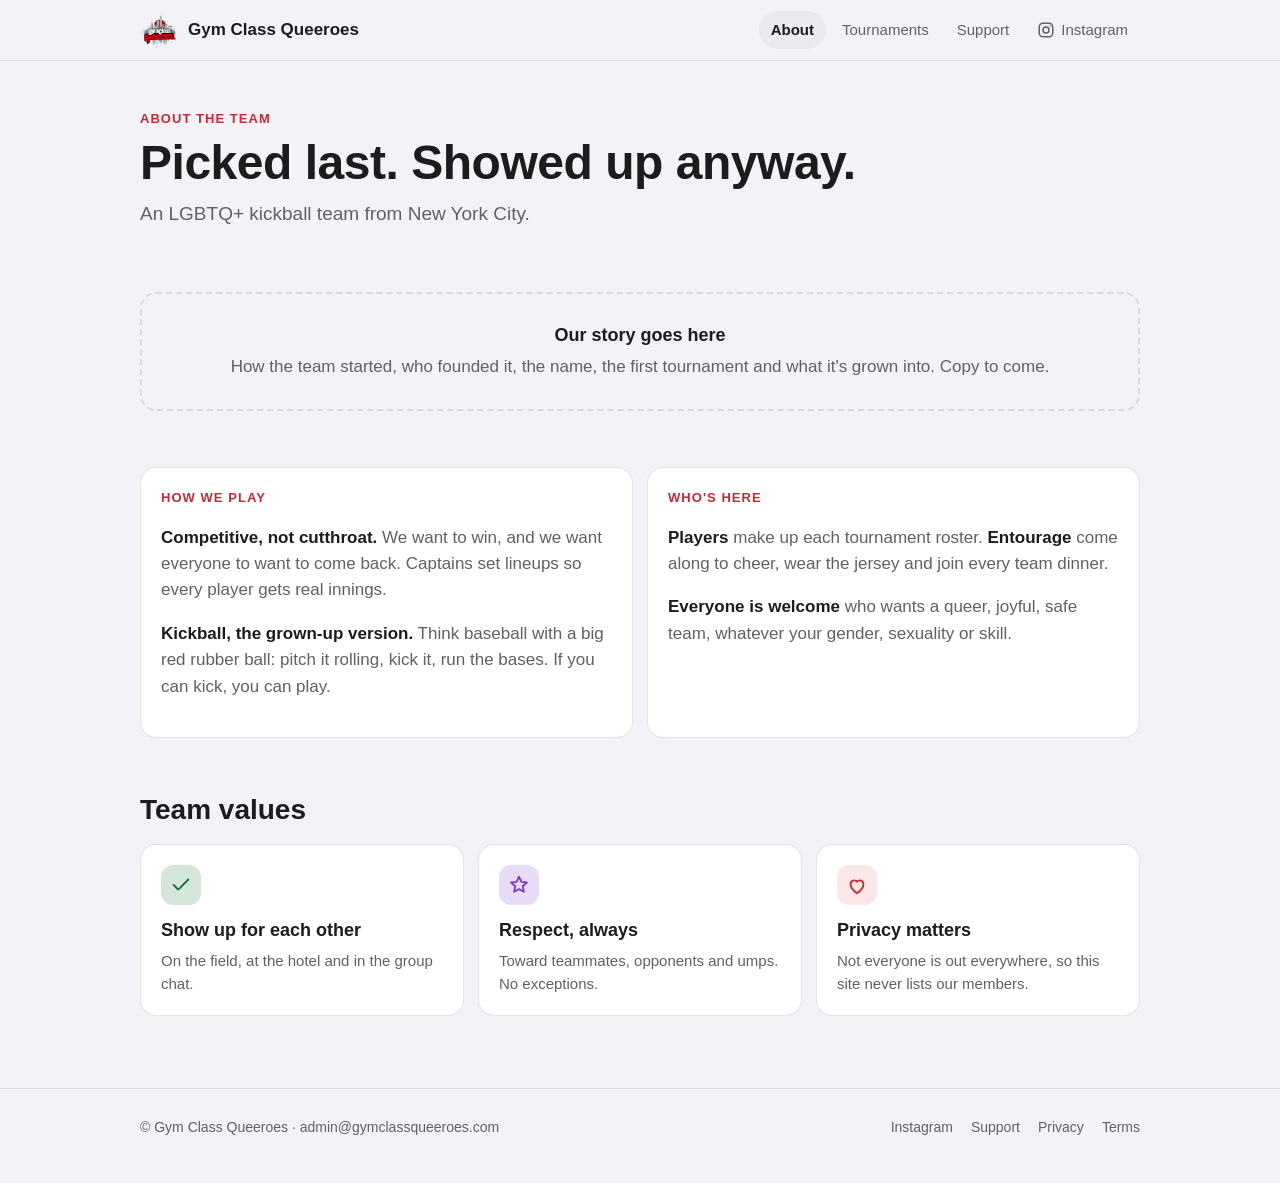
<file: about/index.html>
<!doctype html>
<html lang="en">
<head>
  <meta charset="utf-8">
  <meta name="viewport" content="width=device-width, initial-scale=1">
  <title>About · Gym Class Queeroes</title>
  <meta name="description" content="Who Gym Class Queeroes are and how we play.">
  <meta name="theme-color" content="#0b0b0c">
  <meta property="og:title" content="About · Gym Class Queeroes">
  <meta property="og:description" content="Who Gym Class Queeroes are and how we play.">
  <meta property="og:image" content="https://gymclassqueeroes.com/logo.png">
  <link rel="canonical" href="https://gymclassqueeroes.com/about/">
  <link rel="icon" href="/logo.png">
  <link rel="apple-touch-icon" href="/logo.png">
  <link rel="stylesheet" href="/style.css?v=5">
</head>
<body>
  <header class="site"><div class="wrap">
    <a class="brand" href="/"><img src="/assets/logo-mark.png" alt=""><span>Gym Class Queeroes</span></a>
    <nav class="main" aria-label="Main">
      <a href="/about/" aria-current="page">About</a><a href="/tournaments/">Tournaments</a><a href="/support/">Support</a><a class="ig-link" href="https://www.instagram.com/gymclassqueeroes/" aria-label="Instagram"><svg class="ig" viewBox="0 0 24 24" fill="none" stroke="currentColor" stroke-width="2" aria-hidden="true"><rect x="3" y="3" width="18" height="18" rx="5"/><circle cx="12" cy="12" r="4"/><circle cx="17.5" cy="6.5" r="1" fill="currentColor" stroke="none"/></svg><span>Instagram</span></a>
    </nav>
  </div></header>

  <main><div class="wrap">
    <div class="page-head">
      <div class="eyebrow">About the team</div>
      <h1>Picked last. Showed up anyway.</h1>
      <p>An LGBTQ+ kickball team from New York City.</p>
    </div>

    <section class="block">
      <div class="placeholder">
        <b>Our story goes here</b>
        How the team started, who founded it, the name, the first tournament and what it's grown into. Copy to come.
      </div>
    </section>

    <section class="block">
      <div class="grid two">
        <div class="card prose">
          <div class="eyebrow">How we play</div>
          <p><strong>Competitive, not cutthroat.</strong> We want to win, and we want everyone to want to come back. Captains set lineups so every player gets real innings.</p>
          <p><strong>Kickball, the grown-up version.</strong> Think baseball with a big red rubber ball: pitch it rolling, kick it, run the bases. If you can kick, you can play.</p>
        </div>
        <div class="card prose">
          <div class="eyebrow">Who's here</div>
          <p><strong>Players</strong> make up each tournament roster. <strong>Entourage</strong> come along to cheer, wear the jersey and join every team dinner.</p>
          <p><strong>Everyone is welcome</strong> who wants a queer, joyful, safe team, whatever your gender, sexuality or skill.</p>
        </div>
      </div>
    </section>

    <section class="block">
      <div class="section-title"><h2>Team values</h2></div>
      <div class="grid three">
        <div class="card feature green">
          <div class="icon"><svg viewBox="0 0 24 24" fill="none" stroke="currentColor" stroke-width="2" stroke-linecap="round" stroke-linejoin="round"><path d="M20 6L9 17l-5-5"/></svg></div>
          <h3>Show up for each other</h3>
          <p>On the field, at the hotel and in the group chat.</p>
        </div>
        <div class="card feature purple">
          <div class="icon"><svg viewBox="0 0 24 24" fill="none" stroke="currentColor" stroke-width="2" stroke-linecap="round" stroke-linejoin="round"><path d="M12 3l2.6 5.6 6 .7-4.5 4.1 1.2 6L12 16.5 6.7 19.4l1.2-6L3.4 9.3l6-.7z"/></svg></div>
          <h3>Respect, always</h3>
          <p>Toward teammates, opponents and umps. No exceptions.</p>
        </div>
        <div class="card feature">
          <div class="icon"><svg viewBox="0 0 24 24" fill="none" stroke="currentColor" stroke-width="2" stroke-linecap="round" stroke-linejoin="round"><path d="M12 21s-7-4.5-7-10a4 4 0 0 1 7-2.6A4 4 0 0 1 19 11c0 5.5-7 10-7 10z"/></svg></div>
          <h3>Privacy matters</h3>
          <p>Not everyone is out everywhere, so this site never lists our members.</p>
        </div>
      </div>
    </section>

  </div></main>

  <footer class="site"><div class="wrap">
    <span>© Gym Class Queeroes · <a href="mailto:admin@gymclassqueeroes.com">admin@gymclassqueeroes.com</a></span>
    <nav aria-label="Legal"><a href="https://www.instagram.com/gymclassqueeroes/">Instagram</a><a href="/support/">Support</a><a href="/privacy/">Privacy</a><a href="/terms/">Terms</a></nav>
  </div></footer>
</body>
</html>
</file>
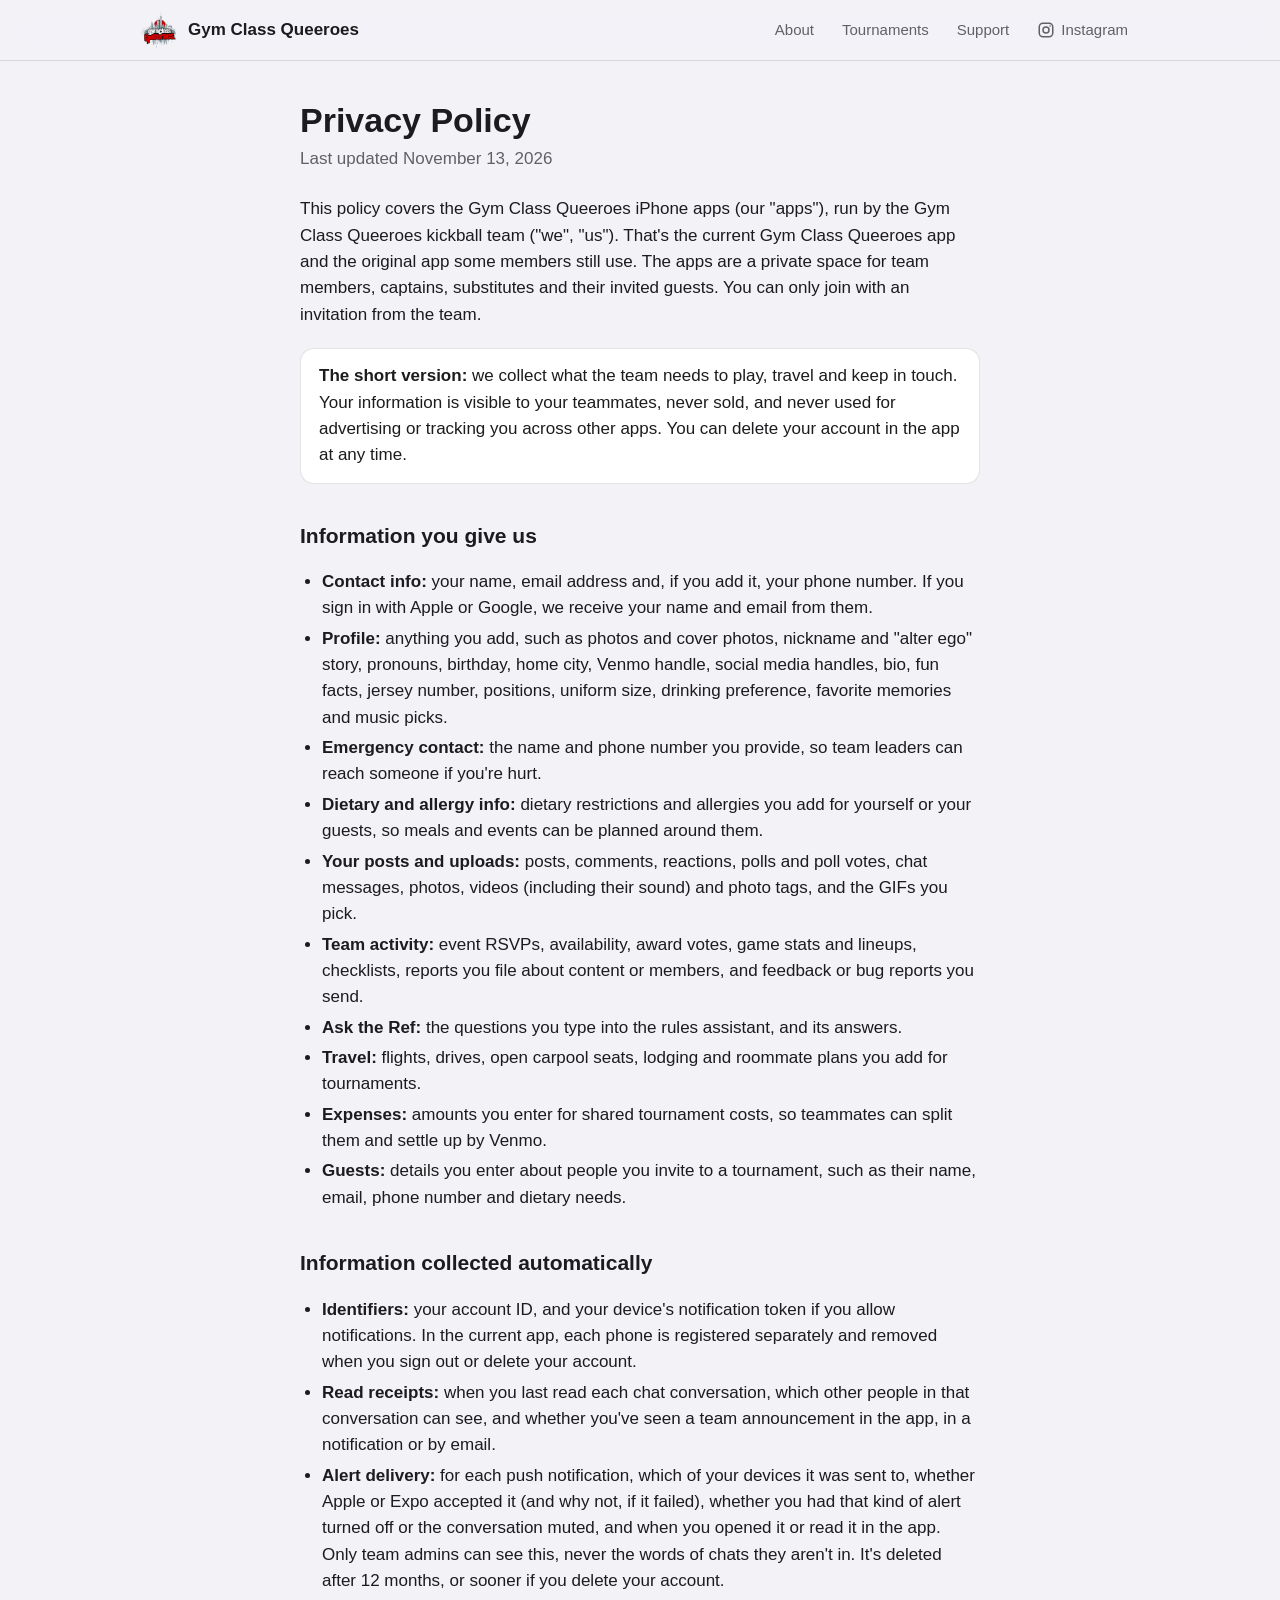
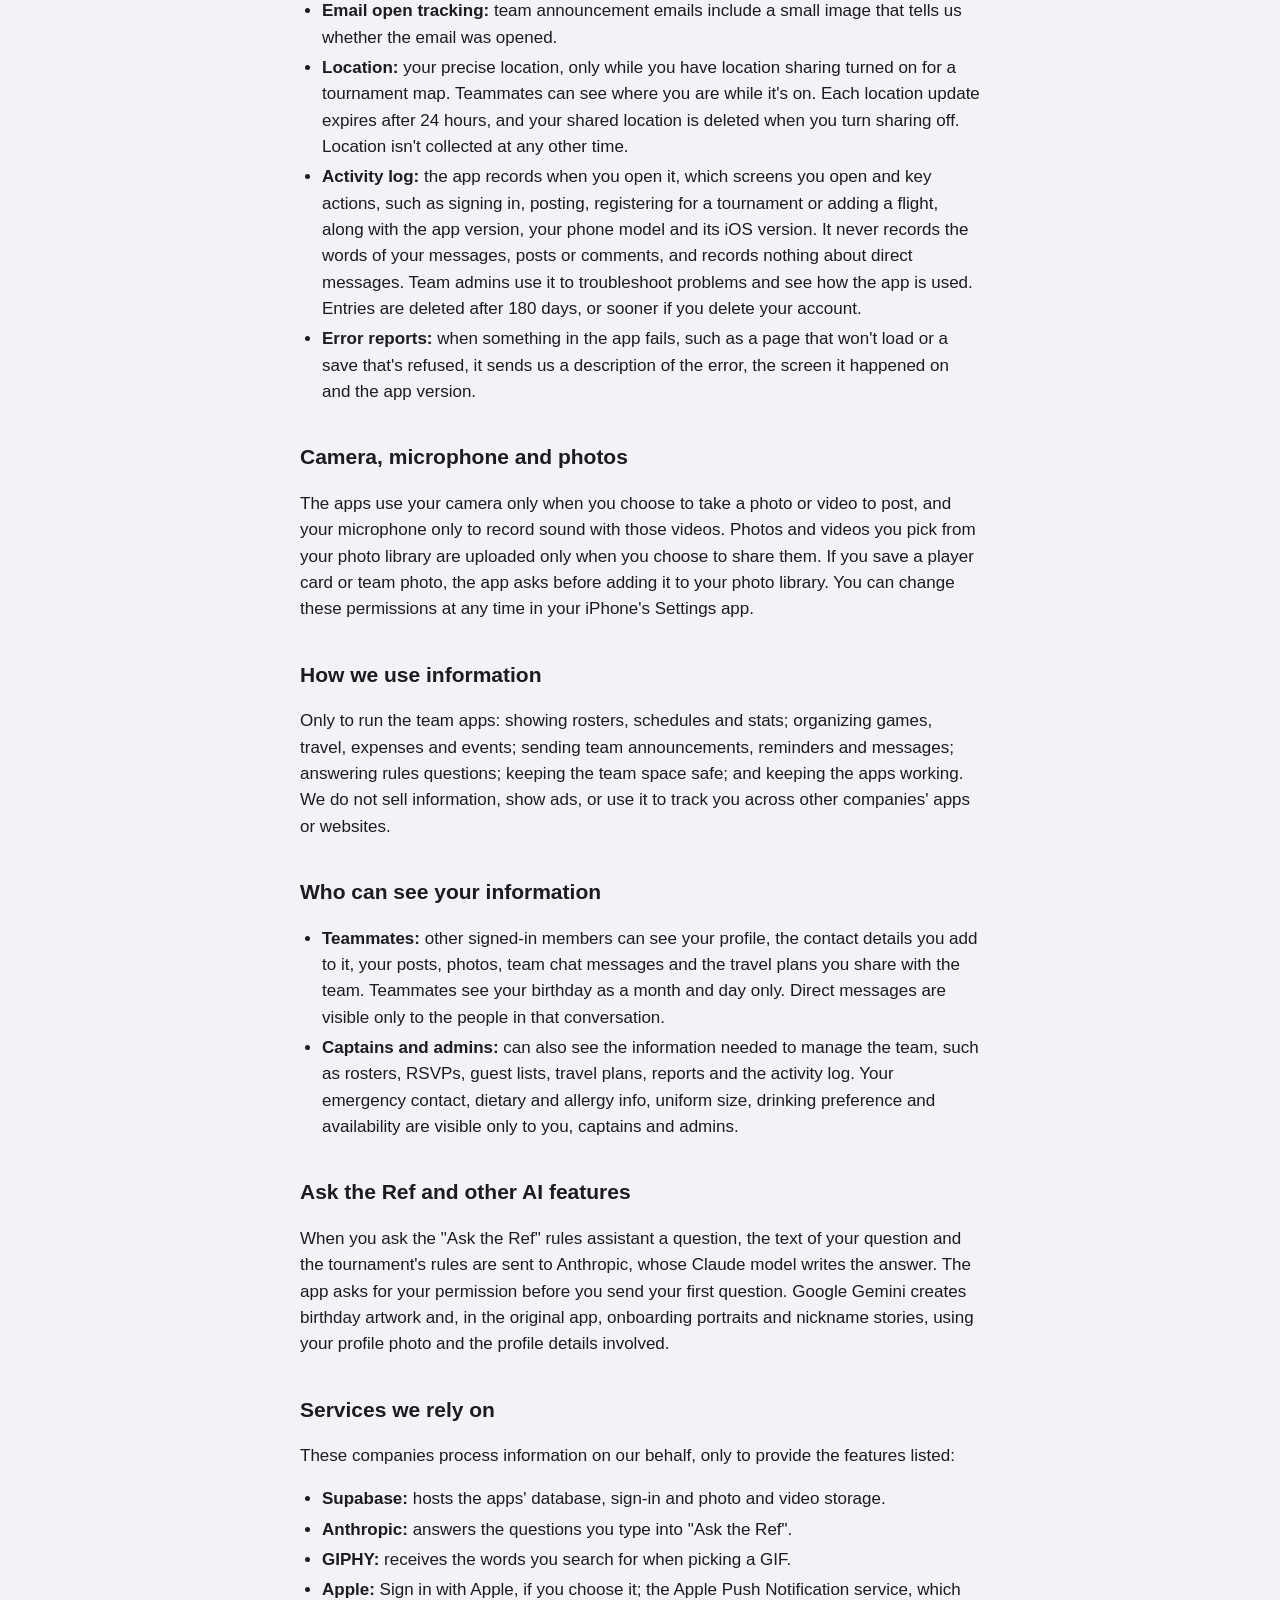
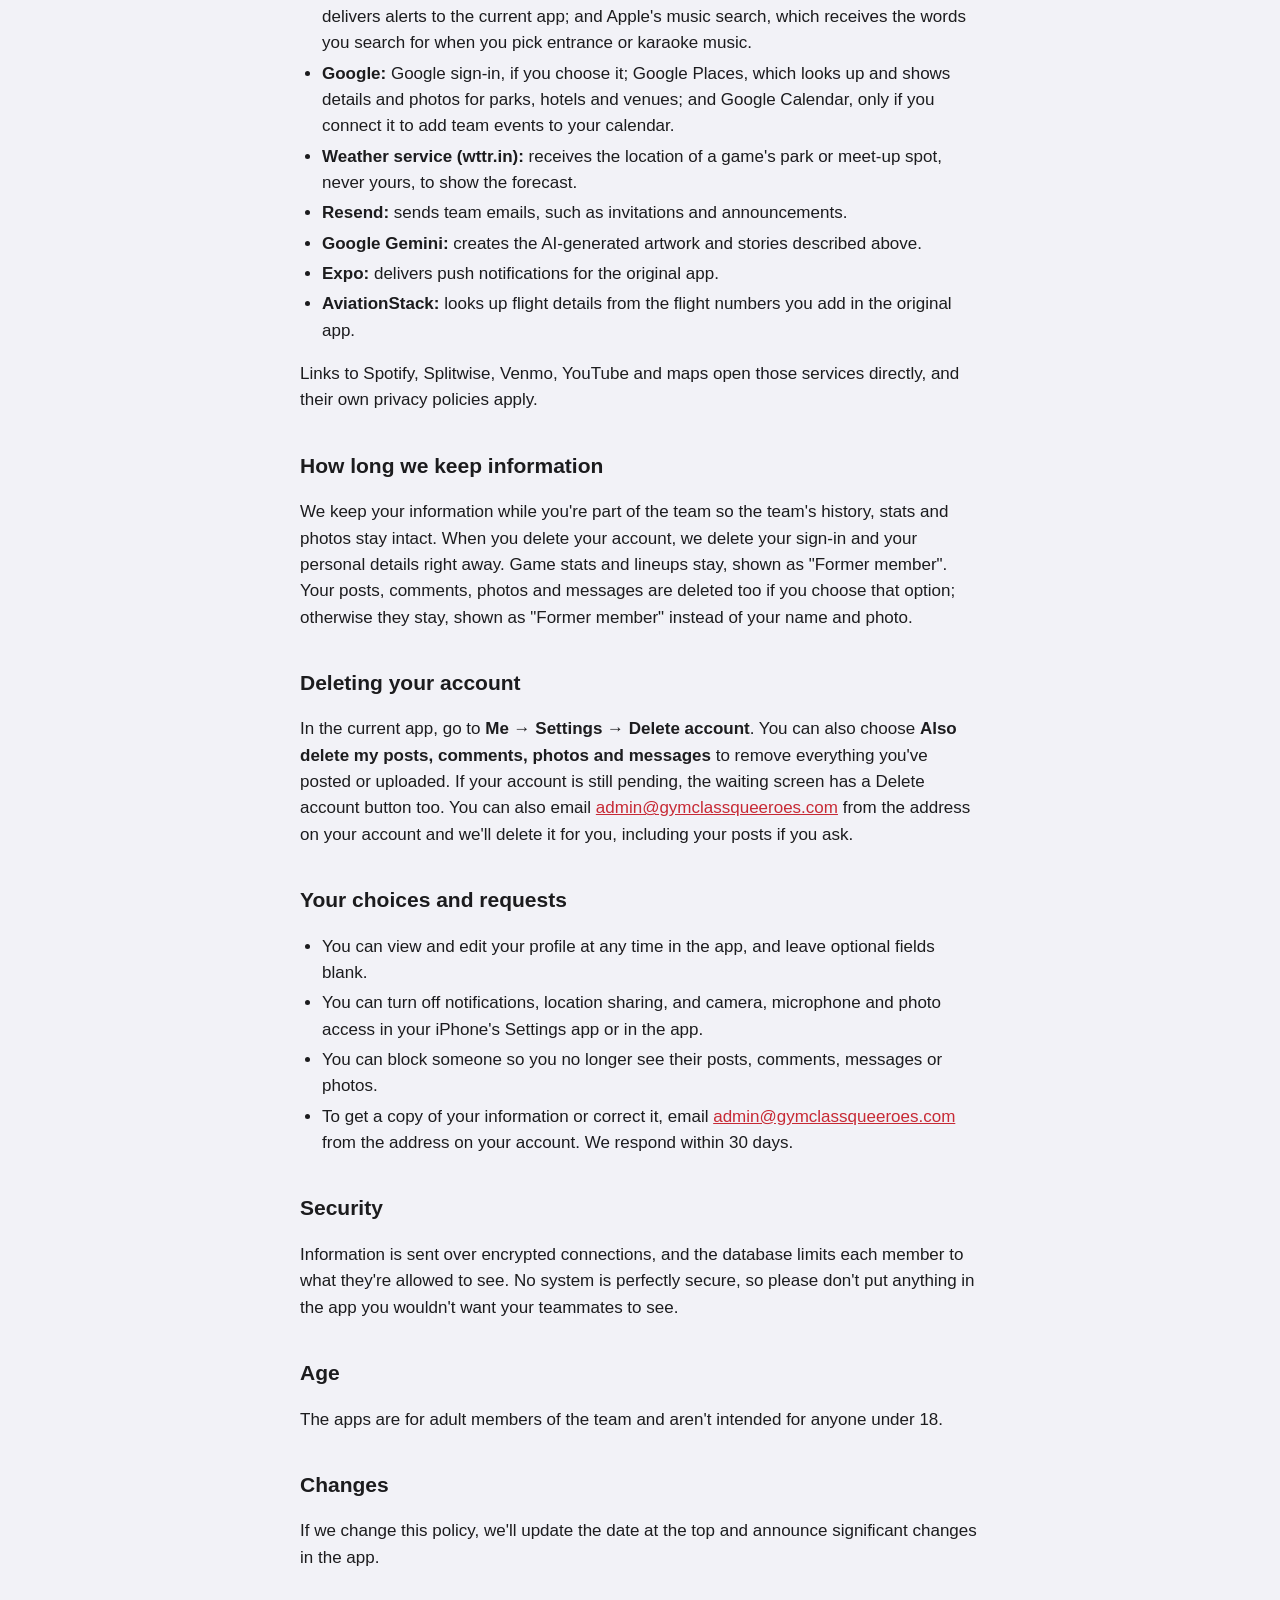
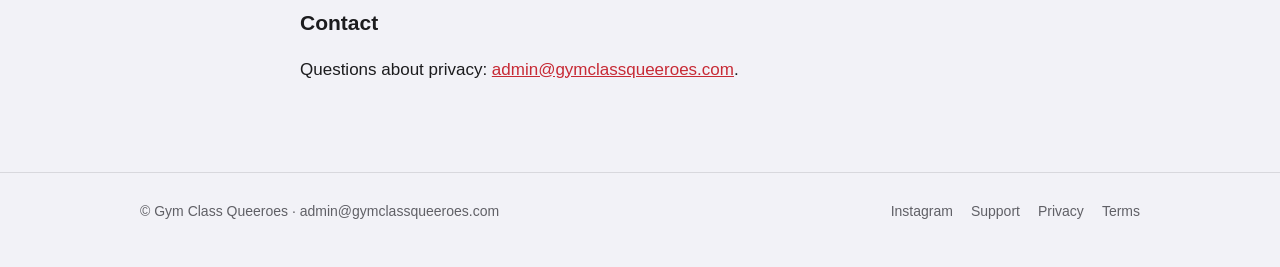
<file: privacy/index.html>
<!doctype html>
<html lang="en">
<head>
  <meta charset="utf-8">
  <meta name="viewport" content="width=device-width, initial-scale=1">
  <title>Privacy Policy · Gym Class Queeroes</title>
  <meta name="description" content="How the Gym Class Queeroes team apps collect, use and share information.">
  <meta property="og:title" content="Privacy Policy · Gym Class Queeroes">
  <meta property="og:description" content="How the Gym Class Queeroes team apps collect, use and share information.">
  <meta property="og:image" content="https://gymclassqueeroes.com/logo.png">
  <link rel="canonical" href="https://gymclassqueeroes.com/privacy/">
  <link rel="icon" href="/logo.png">
  <link rel="apple-touch-icon" href="/logo.png">
  <meta name="theme-color" content="#0b0b0c">
  <link rel="stylesheet" href="/style.css?v=5">
</head>
<body>
  <header class="site"><div class="wrap">
    <a class="brand" href="/"><img src="/assets/logo-mark.png" alt=""><span>Gym Class Queeroes</span></a>
    <nav class="main" aria-label="Main">
      <a href="/about/">About</a><a href="/tournaments/">Tournaments</a><a href="/support/">Support</a><a class="ig-link" href="https://www.instagram.com/gymclassqueeroes/" aria-label="Instagram"><svg class="ig" viewBox="0 0 24 24" fill="none" stroke="currentColor" stroke-width="2" aria-hidden="true"><rect x="3" y="3" width="18" height="18" rx="5"/><circle cx="12" cy="12" r="4"/><circle cx="17.5" cy="6.5" r="1" fill="currentColor" stroke="none"/></svg><span>Instagram</span></a>
    </nav>
  </div></header>
  <main><div class="wrap narrow doc">
    <h1>Privacy Policy</h1>
    <p class="updated">Last updated November 13, 2026</p>

    <p>This policy covers the Gym Class Queeroes iPhone apps (our "apps"), run by the Gym Class Queeroes kickball team ("we", "us"). That's the current Gym Class Queeroes app and the original app some members still use. The apps are a private space for team members, captains, substitutes and their invited guests. You can only join with an invitation from the team.</p>

    <div class="note"><strong>The short version:</strong> we collect what the team needs to play, travel and keep in touch. Your information is visible to your teammates, never sold, and never used for advertising or tracking you across other apps. You can delete your account in the app at any time.</div>

    <h2>Information you give us</h2>
    <ul>
      <li><strong>Contact info:</strong> your name, email address and, if you add it, your phone number. If you sign in with Apple or Google, we receive your name and email from them.</li>
      <li><strong>Profile:</strong> anything you add, such as photos and cover photos, nickname and "alter ego" story, pronouns, birthday, home city, Venmo handle, social media handles, bio, fun facts, jersey number, positions, uniform size, drinking preference, favorite memories and music picks.</li>
      <li><strong>Emergency contact:</strong> the name and phone number you provide, so team leaders can reach someone if you're hurt.</li>
      <li><strong>Dietary and allergy info:</strong> dietary restrictions and allergies you add for yourself or your guests, so meals and events can be planned around them.</li>
      <li><strong>Your posts and uploads:</strong> posts, comments, reactions, polls and poll votes, chat messages, photos, videos (including their sound) and photo tags, and the GIFs you pick.</li>
      <li><strong>Team activity:</strong> event RSVPs, availability, award votes, game stats and lineups, checklists, reports you file about content or members, and feedback or bug reports you send.</li>
      <li><strong>Ask the Ref:</strong> the questions you type into the rules assistant, and its answers.</li>
      <li><strong>Travel:</strong> flights, drives, open carpool seats, lodging and roommate plans you add for tournaments.</li>
      <li><strong>Expenses:</strong> amounts you enter for shared tournament costs, so teammates can split them and settle up by Venmo.</li>
      <li><strong>Guests:</strong> details you enter about people you invite to a tournament, such as their name, email, phone number and dietary needs.</li>
    </ul>

    <h2>Information collected automatically</h2>
    <ul>
      <li><strong>Identifiers:</strong> your account ID, and your device's notification token if you allow notifications. In the current app, each phone is registered separately and removed when you sign out or delete your account.</li>
      <li><strong>Read receipts:</strong> when you last read each chat conversation, which other people in that conversation can see, and whether you've seen a team announcement in the app, in a notification or by email.</li>
      <li><strong>Alert delivery:</strong> for each push notification, which of your devices it was sent to, whether Apple or Expo accepted it (and why not, if it failed), whether you had that kind of alert turned off or the conversation muted, and when you opened it or read it in the app. Only team admins can see this, never the words of chats they aren't in. It's deleted after 12 months, or sooner if you delete your account.</li>
      <li><strong>Email open tracking:</strong> team announcement emails include a small image that tells us whether the email was opened.</li>
      <li><strong>Location:</strong> your precise location, only while you have location sharing turned on for a tournament map. Teammates can see where you are while it's on. Each location update expires after 24 hours, and your shared location is deleted when you turn sharing off. Location isn't collected at any other time.</li>
      <li><strong>Activity log:</strong> the app records when you open it, which screens you open and key actions, such as signing in, posting, registering for a tournament or adding a flight, along with the app version, your phone model and its iOS version. It never records the words of your messages, posts or comments, and records nothing about direct messages. Team admins use it to troubleshoot problems and see how the app is used. Entries are deleted after 180 days, or sooner if you delete your account.</li>
      <li><strong>Error reports:</strong> when something in the app fails, such as a page that won't load or a save that's refused, it sends us a description of the error, the screen it happened on and the app version.</li>
    </ul>

    <h2>Camera, microphone and photos</h2>
    <p>The apps use your camera only when you choose to take a photo or video to post, and your microphone only to record sound with those videos. Photos and videos you pick from your photo library are uploaded only when you choose to share them. If you save a player card or team photo, the app asks before adding it to your photo library. You can change these permissions at any time in your iPhone's Settings app.</p>

    <h2>How we use information</h2>
    <p>Only to run the team apps: showing rosters, schedules and stats; organizing games, travel, expenses and events; sending team announcements, reminders and messages; answering rules questions; keeping the team space safe; and keeping the apps working. We do not sell information, show ads, or use it to track you across other companies' apps or websites.</p>

    <h2>Who can see your information</h2>
    <ul>
      <li><strong>Teammates:</strong> other signed-in members can see your profile, the contact details you add to it, your posts, photos, team chat messages and the travel plans you share with the team. Teammates see your birthday as a month and day only. Direct messages are visible only to the people in that conversation.</li>
      <li><strong>Captains and admins:</strong> can also see the information needed to manage the team, such as rosters, RSVPs, guest lists, travel plans, reports and the activity log. Your emergency contact, dietary and allergy info, uniform size, drinking preference and availability are visible only to you, captains and admins.</li>
    </ul>

    <h2>Ask the Ref and other AI features</h2>
    <p>When you ask the "Ask the Ref" rules assistant a question, the text of your question and the tournament's rules are sent to Anthropic, whose Claude model writes the answer. The app asks for your permission before you send your first question. Google Gemini creates birthday artwork and, in the original app, onboarding portraits and nickname stories, using your profile photo and the profile details involved.</p>

    <h2>Services we rely on</h2>
    <p>These companies process information on our behalf, only to provide the features listed:</p>
    <ul>
      <li><strong>Supabase:</strong> hosts the apps' database, sign-in and photo and video storage.</li>
      <li><strong>Anthropic:</strong> answers the questions you type into "Ask the Ref".</li>
      <li><strong>GIPHY:</strong> receives the words you search for when picking a GIF.</li>
      <li><strong>Apple:</strong> Sign in with Apple, if you choose it; the Apple Push Notification service, which delivers alerts to the current app; and Apple's music search, which receives the words you search for when you pick entrance or karaoke music.</li>
      <li><strong>Google:</strong> Google sign-in, if you choose it; Google Places, which looks up and shows details and photos for parks, hotels and venues; and Google Calendar, only if you connect it to add team events to your calendar.</li>
      <li><strong>Weather service (wttr.in):</strong> receives the location of a game's park or meet-up spot, never yours, to show the forecast.</li>
      <li><strong>Resend:</strong> sends team emails, such as invitations and announcements.</li>
      <li><strong>Google Gemini:</strong> creates the AI-generated artwork and stories described above.</li>
      <li><strong>Expo:</strong> delivers push notifications for the original app.</li>
      <li><strong>AviationStack:</strong> looks up flight details from the flight numbers you add in the original app.</li>
    </ul>
    <p>Links to Spotify, Splitwise, Venmo, YouTube and maps open those services directly, and their own privacy policies apply.</p>

    <h2>How long we keep information</h2>
    <p>We keep your information while you're part of the team so the team's history, stats and photos stay intact. When you delete your account, we delete your sign-in and your personal details right away. Game stats and lineups stay, shown as "Former member". Your posts, comments, photos and messages are deleted too if you choose that option; otherwise they stay, shown as "Former member" instead of your name and photo.</p>

    <h2>Deleting your account</h2>
    <p>In the current app, go to <strong>Me → Settings → Delete account</strong>. You can also choose <strong>Also delete my posts, comments, photos and messages</strong> to remove everything you've posted or uploaded. If your account is still pending, the waiting screen has a Delete account button too. You can also email <a href="mailto:admin@gymclassqueeroes.com">admin@gymclassqueeroes.com</a> from the address on your account and we'll delete it for you, including your posts if you ask.</p>

    <h2>Your choices and requests</h2>
    <ul>
      <li>You can view and edit your profile at any time in the app, and leave optional fields blank.</li>
      <li>You can turn off notifications, location sharing, and camera, microphone and photo access in your iPhone's Settings app or in the app.</li>
      <li>You can block someone so you no longer see their posts, comments, messages or photos.</li>
      <li>To get a copy of your information or correct it, email <a href="mailto:admin@gymclassqueeroes.com">admin@gymclassqueeroes.com</a> from the address on your account. We respond within 30 days.</li>
    </ul>

    <h2>Security</h2>
    <p>Information is sent over encrypted connections, and the database limits each member to what they're allowed to see. No system is perfectly secure, so please don't put anything in the app you wouldn't want your teammates to see.</p>

    <h2>Age</h2>
    <p>The apps are for adult members of the team and aren't intended for anyone under 18.</p>

    <h2>Changes</h2>
    <p>If we change this policy, we'll update the date at the top and announce significant changes in the app.</p>

    <h2>Contact</h2>
    <p>Questions about privacy: <a href="mailto:admin@gymclassqueeroes.com">admin@gymclassqueeroes.com</a>.</p>
  </div></main>
  <footer class="site"><div class="wrap">
    <span>© Gym Class Queeroes · <a href="mailto:admin@gymclassqueeroes.com">admin@gymclassqueeroes.com</a></span>
    <nav aria-label="Legal"><a href="https://www.instagram.com/gymclassqueeroes/">Instagram</a><a href="/support/">Support</a><a href="/privacy/">Privacy</a><a href="/terms/">Terms</a></nav>
  </div></footer>
</body>
</html>
</file>
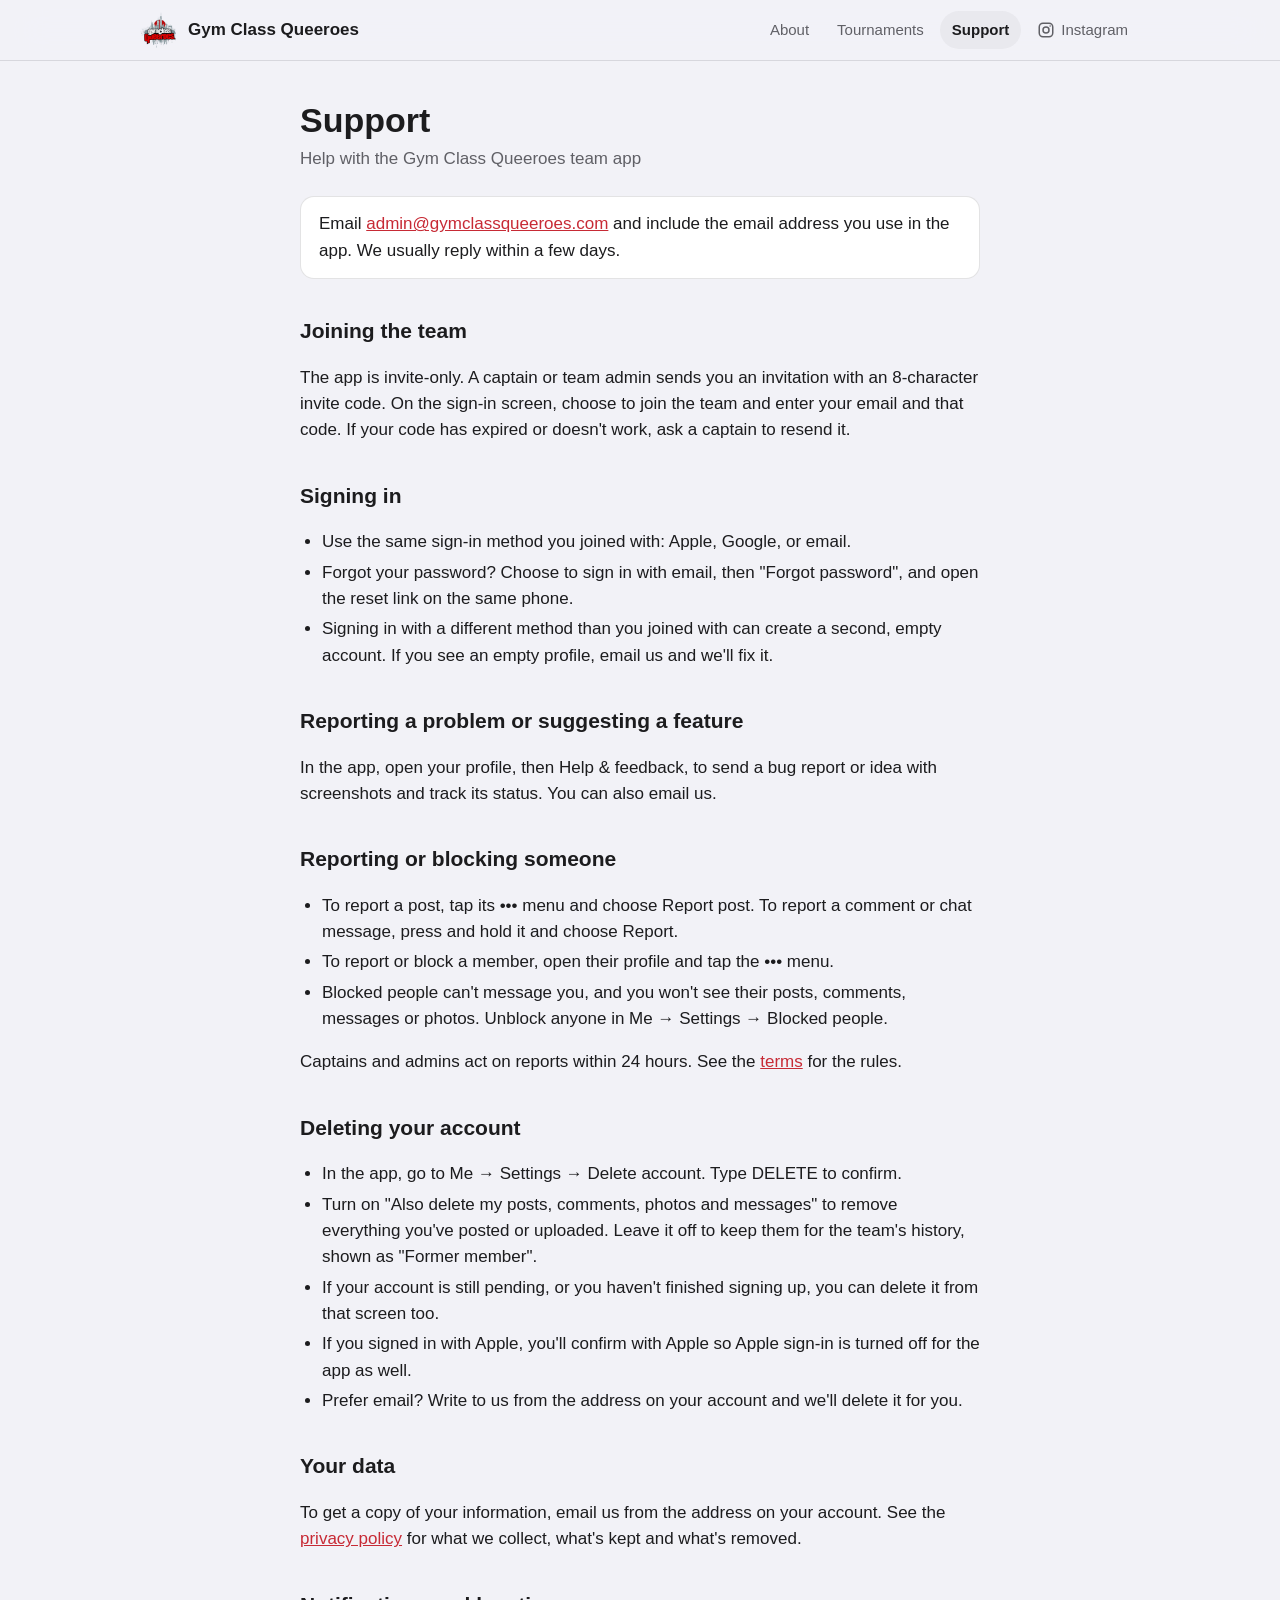
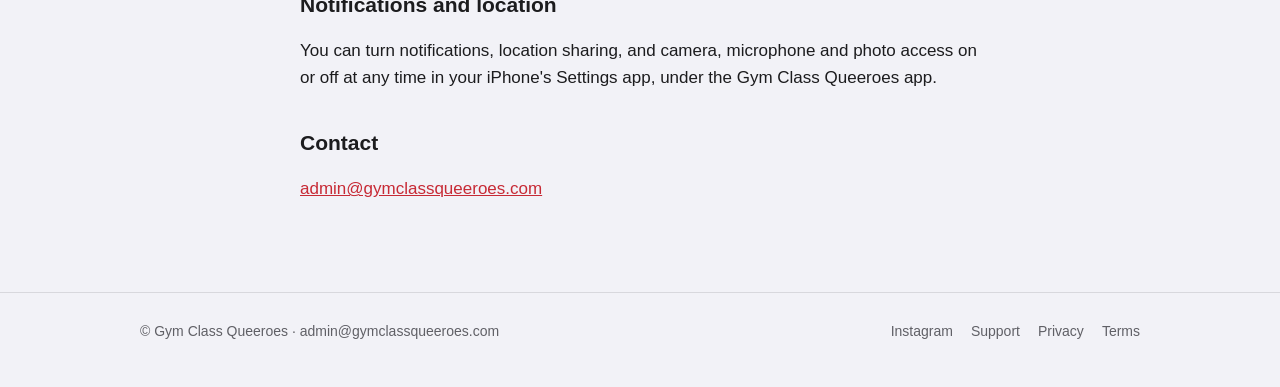
<file: support/index.html>
<!doctype html>
<html lang="en">
<head>
  <meta charset="utf-8">
  <meta name="viewport" content="width=device-width, initial-scale=1">
  <title>Support · Gym Class Queeroes</title>
  <meta name="description" content="Help with the Gym Class Queeroes team app.">
  <meta property="og:title" content="Support · Gym Class Queeroes">
  <meta property="og:description" content="Help with the Gym Class Queeroes team app.">
  <meta property="og:image" content="https://gymclassqueeroes.com/logo.png">
  <link rel="canonical" href="https://gymclassqueeroes.com/support/">
  <link rel="icon" href="/logo.png">
  <link rel="apple-touch-icon" href="/logo.png">
  <meta name="theme-color" content="#0b0b0c">
  <link rel="stylesheet" href="/style.css?v=5">
</head>
<body>
  <header class="site"><div class="wrap">
    <a class="brand" href="/"><img src="/assets/logo-mark.png" alt=""><span>Gym Class Queeroes</span></a>
    <nav class="main" aria-label="Main">
      <a href="/about/">About</a><a href="/tournaments/">Tournaments</a><a href="/support/" aria-current="page">Support</a><a class="ig-link" href="https://www.instagram.com/gymclassqueeroes/" aria-label="Instagram"><svg class="ig" viewBox="0 0 24 24" fill="none" stroke="currentColor" stroke-width="2" aria-hidden="true"><rect x="3" y="3" width="18" height="18" rx="5"/><circle cx="12" cy="12" r="4"/><circle cx="17.5" cy="6.5" r="1" fill="currentColor" stroke="none"/></svg><span>Instagram</span></a>
    </nav>
  </div></header>
  <main><div class="wrap narrow doc">
    <h1>Support</h1>
    <p class="updated">Help with the Gym Class Queeroes team app</p>

    <div class="note">Email <a href="mailto:admin@gymclassqueeroes.com">admin@gymclassqueeroes.com</a> and include the email address you use in the app. We usually reply within a few days.</div>

    <h2>Joining the team</h2>
    <p>The app is invite-only. A captain or team admin sends you an invitation with an 8-character invite code. On the sign-in screen, choose to join the team and enter your email and that code. If your code has expired or doesn't work, ask a captain to resend it.</p>

    <h2>Signing in</h2>
    <ul>
      <li>Use the same sign-in method you joined with: Apple, Google, or email.</li>
      <li>Forgot your password? Choose to sign in with email, then "Forgot password", and open the reset link on the same phone.</li>
      <li>Signing in with a different method than you joined with can create a second, empty account. If you see an empty profile, email us and we'll fix it.</li>
    </ul>

    <h2>Reporting a problem or suggesting a feature</h2>
    <p>In the app, open your profile, then Help &amp; feedback, to send a bug report or idea with screenshots and track its status. You can also email us.</p>

    <h2>Reporting or blocking someone</h2>
    <ul>
      <li>To report a post, tap its ••• menu and choose Report post. To report a comment or chat message, press and hold it and choose Report.</li>
      <li>To report or block a member, open their profile and tap the ••• menu.</li>
      <li>Blocked people can't message you, and you won't see their posts, comments, messages or photos. Unblock anyone in Me → Settings → Blocked people.</li>
    </ul>
    <p>Captains and admins act on reports within 24 hours. See the <a href="/terms/">terms</a> for the rules.</p>

    <h2>Deleting your account</h2>
    <ul>
      <li>In the app, go to Me → Settings → Delete account. Type DELETE to confirm.</li>
      <li>Turn on "Also delete my posts, comments, photos and messages" to remove everything you've posted or uploaded. Leave it off to keep them for the team's history, shown as "Former member".</li>
      <li>If your account is still pending, or you haven't finished signing up, you can delete it from that screen too.</li>
      <li>If you signed in with Apple, you'll confirm with Apple so Apple sign-in is turned off for the app as well.</li>
      <li>Prefer email? Write to us from the address on your account and we'll delete it for you.</li>
    </ul>

    <h2>Your data</h2>
    <p>To get a copy of your information, email us from the address on your account. See the <a href="/privacy/">privacy policy</a> for what we collect, what's kept and what's removed.</p>

    <h2>Notifications and location</h2>
    <p>You can turn notifications, location sharing, and camera, microphone and photo access on or off at any time in your iPhone's Settings app, under the Gym Class Queeroes app.</p>

    <h2>Contact</h2>
    <p><a href="mailto:admin@gymclassqueeroes.com">admin@gymclassqueeroes.com</a></p>
  </div></main>
  <footer class="site"><div class="wrap">
    <span>© Gym Class Queeroes · <a href="mailto:admin@gymclassqueeroes.com">admin@gymclassqueeroes.com</a></span>
    <nav aria-label="Legal"><a href="https://www.instagram.com/gymclassqueeroes/">Instagram</a><a href="/support/">Support</a><a href="/privacy/">Privacy</a><a href="/terms/">Terms</a></nav>
  </div></footer>
</body>
</html>
</file>
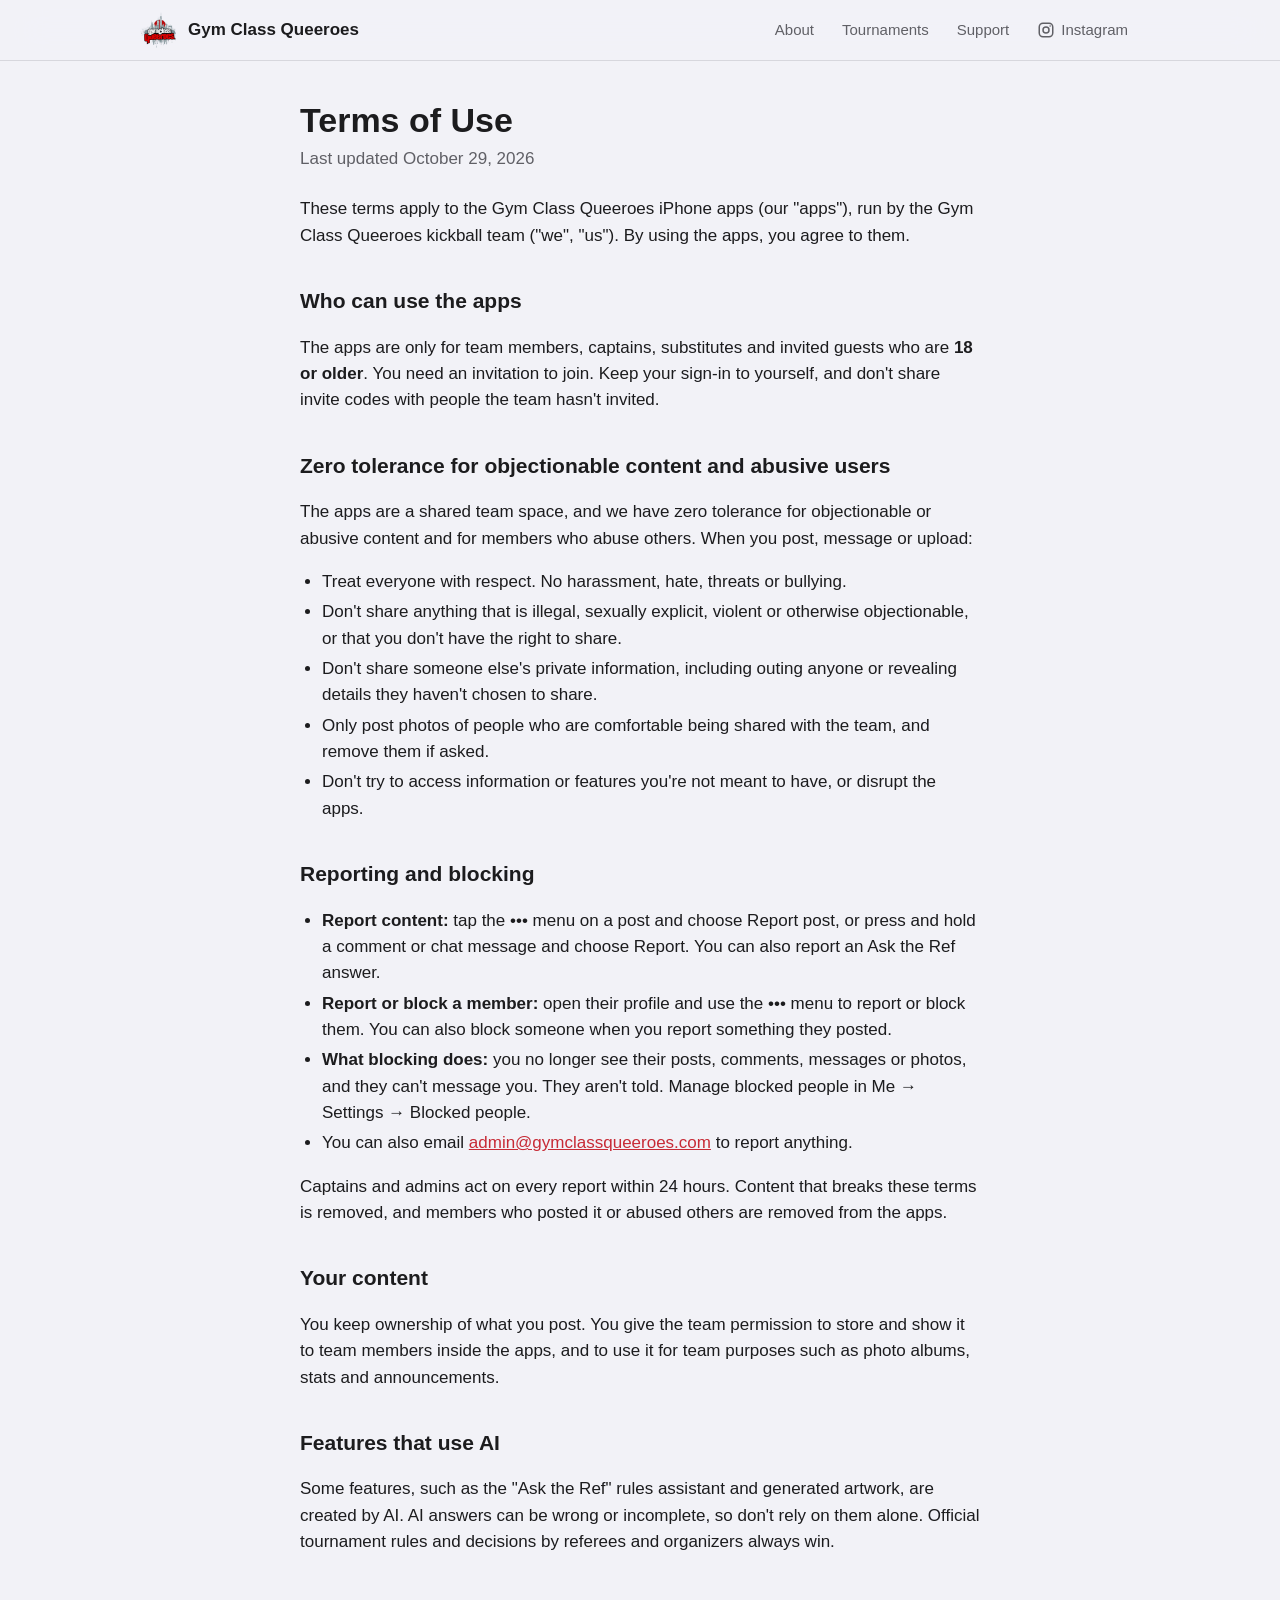
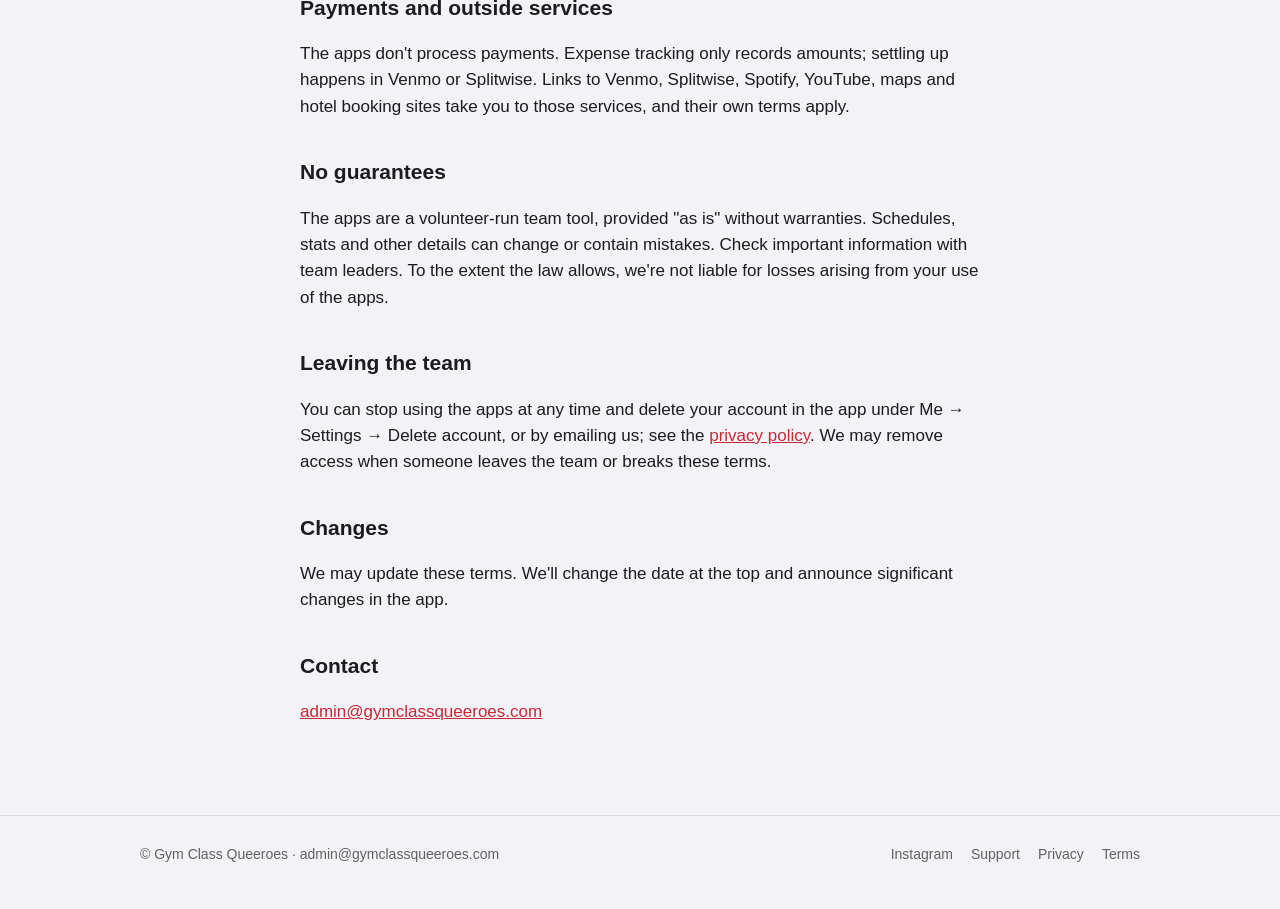
<file: terms/index.html>
<!doctype html>
<html lang="en">
<head>
  <meta charset="utf-8">
  <meta name="viewport" content="width=device-width, initial-scale=1">
  <title>Terms of Use · Gym Class Queeroes</title>
  <meta name="description" content="The terms for using the Gym Class Queeroes team apps.">
  <meta property="og:title" content="Terms of Use · Gym Class Queeroes">
  <meta property="og:description" content="The terms for using the Gym Class Queeroes team apps.">
  <meta property="og:image" content="https://gymclassqueeroes.com/logo.png">
  <link rel="canonical" href="https://gymclassqueeroes.com/terms/">
  <link rel="icon" href="/logo.png">
  <link rel="apple-touch-icon" href="/logo.png">
  <meta name="theme-color" content="#0b0b0c">
  <link rel="stylesheet" href="/style.css?v=5">
</head>
<body>
  <header class="site"><div class="wrap">
    <a class="brand" href="/"><img src="/assets/logo-mark.png" alt=""><span>Gym Class Queeroes</span></a>
    <nav class="main" aria-label="Main">
      <a href="/about/">About</a><a href="/tournaments/">Tournaments</a><a href="/support/">Support</a><a class="ig-link" href="https://www.instagram.com/gymclassqueeroes/" aria-label="Instagram"><svg class="ig" viewBox="0 0 24 24" fill="none" stroke="currentColor" stroke-width="2" aria-hidden="true"><rect x="3" y="3" width="18" height="18" rx="5"/><circle cx="12" cy="12" r="4"/><circle cx="17.5" cy="6.5" r="1" fill="currentColor" stroke="none"/></svg><span>Instagram</span></a>
    </nav>
  </div></header>
  <main><div class="wrap narrow doc">
    <h1>Terms of Use</h1>
    <p class="updated">Last updated October 29, 2026</p>

    <p>These terms apply to the Gym Class Queeroes iPhone apps (our "apps"), run by the Gym Class Queeroes kickball team ("we", "us"). By using the apps, you agree to them.</p>

    <h2>Who can use the apps</h2>
    <p>The apps are only for team members, captains, substitutes and invited guests who are <strong>18 or older</strong>. You need an invitation to join. Keep your sign-in to yourself, and don't share invite codes with people the team hasn't invited.</p>

    <h2>Zero tolerance for objectionable content and abusive users</h2>
    <p>The apps are a shared team space, and we have zero tolerance for objectionable or abusive content and for members who abuse others. When you post, message or upload:</p>
    <ul>
      <li>Treat everyone with respect. No harassment, hate, threats or bullying.</li>
      <li>Don't share anything that is illegal, sexually explicit, violent or otherwise objectionable, or that you don't have the right to share.</li>
      <li>Don't share someone else's private information, including outing anyone or revealing details they haven't chosen to share.</li>
      <li>Only post photos of people who are comfortable being shared with the team, and remove them if asked.</li>
      <li>Don't try to access information or features you're not meant to have, or disrupt the apps.</li>
    </ul>

    <h2>Reporting and blocking</h2>
    <ul>
      <li><strong>Report content:</strong> tap the ••• menu on a post and choose Report post, or press and hold a comment or chat message and choose Report. You can also report an Ask the Ref answer.</li>
      <li><strong>Report or block a member:</strong> open their profile and use the ••• menu to report or block them. You can also block someone when you report something they posted.</li>
      <li><strong>What blocking does:</strong> you no longer see their posts, comments, messages or photos, and they can't message you. They aren't told. Manage blocked people in Me → Settings → Blocked people.</li>
      <li>You can also email <a href="mailto:admin@gymclassqueeroes.com">admin@gymclassqueeroes.com</a> to report anything.</li>
    </ul>
    <p>Captains and admins act on every report within 24 hours. Content that breaks these terms is removed, and members who posted it or abused others are removed from the apps.</p>

    <h2>Your content</h2>
    <p>You keep ownership of what you post. You give the team permission to store and show it to team members inside the apps, and to use it for team purposes such as photo albums, stats and announcements.</p>

    <h2>Features that use AI</h2>
    <p>Some features, such as the "Ask the Ref" rules assistant and generated artwork, are created by AI. AI answers can be wrong or incomplete, so don't rely on them alone. Official tournament rules and decisions by referees and organizers always win.</p>

    <h2>Payments and outside services</h2>
    <p>The apps don't process payments. Expense tracking only records amounts; settling up happens in Venmo or Splitwise. Links to Venmo, Splitwise, Spotify, YouTube, maps and hotel booking sites take you to those services, and their own terms apply.</p>

    <h2>No guarantees</h2>
    <p>The apps are a volunteer-run team tool, provided "as is" without warranties. Schedules, stats and other details can change or contain mistakes. Check important information with team leaders. To the extent the law allows, we're not liable for losses arising from your use of the apps.</p>

    <h2>Leaving the team</h2>
    <p>You can stop using the apps at any time and delete your account in the app under Me → Settings → Delete account, or by emailing us; see the <a href="/privacy/">privacy policy</a>. We may remove access when someone leaves the team or breaks these terms.</p>

    <h2>Changes</h2>
    <p>We may update these terms. We'll change the date at the top and announce significant changes in the app.</p>

    <h2>Contact</h2>
    <p><a href="mailto:admin@gymclassqueeroes.com">admin@gymclassqueeroes.com</a></p>
  </div></main>
  <footer class="site"><div class="wrap">
    <span>© Gym Class Queeroes · <a href="mailto:admin@gymclassqueeroes.com">admin@gymclassqueeroes.com</a></span>
    <nav aria-label="Legal"><a href="https://www.instagram.com/gymclassqueeroes/">Instagram</a><a href="/support/">Support</a><a href="/privacy/">Privacy</a><a href="/terms/">Terms</a></nav>
  </div></footer>
</body>
</html>
</file>
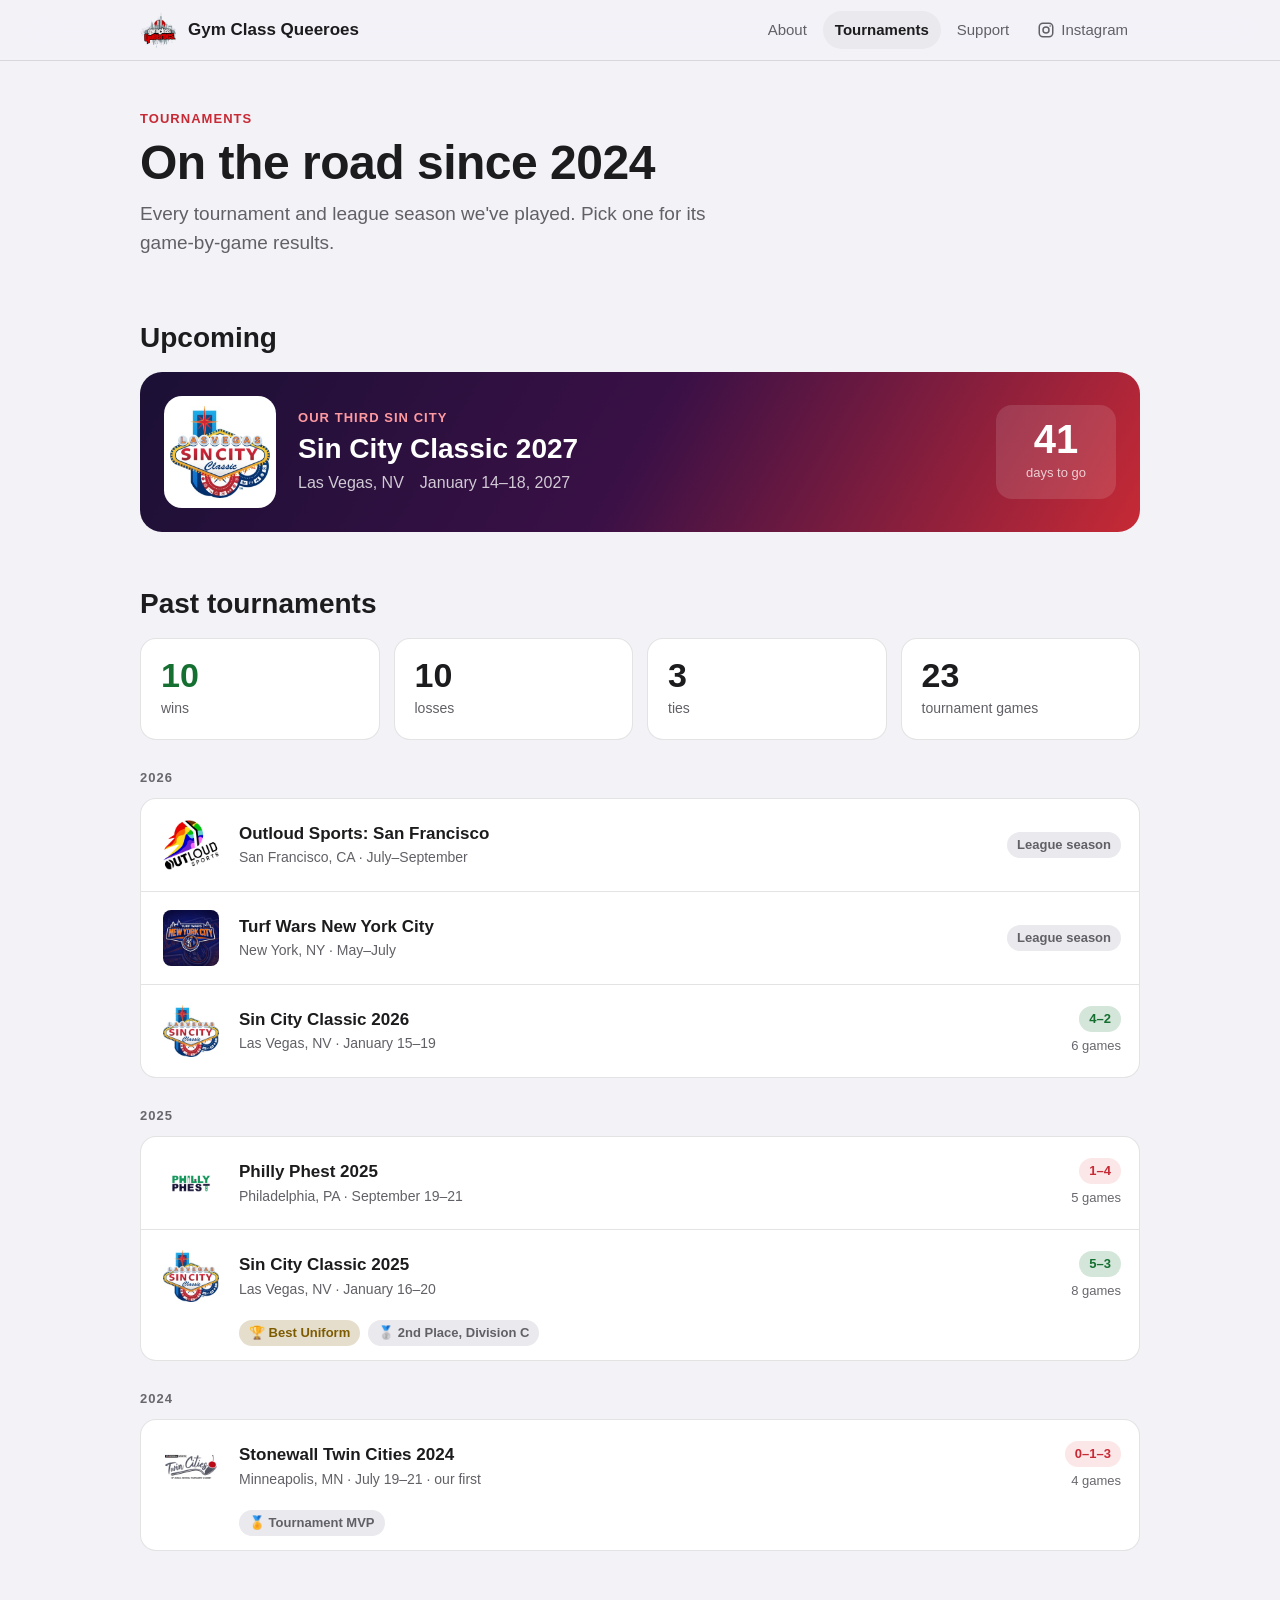
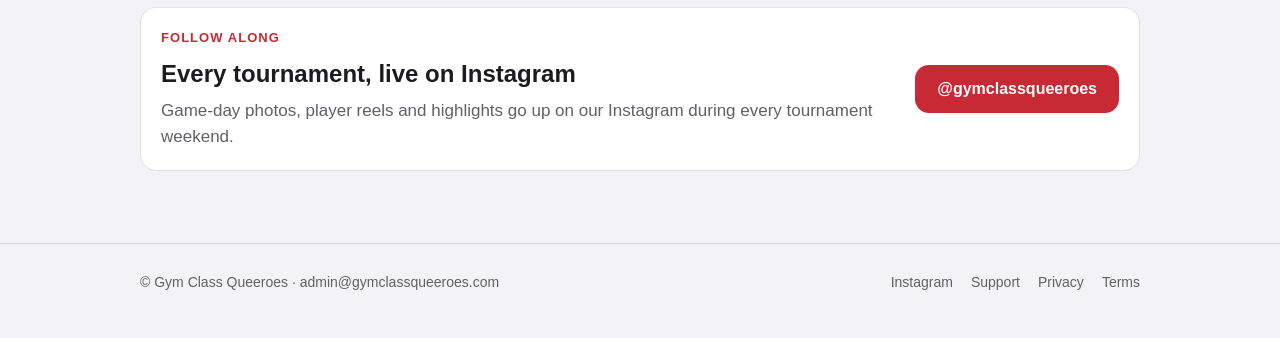
<file: tournaments/index.html>
<!doctype html>
<html lang="en">
<head>
  <meta charset="utf-8">
  <meta name="viewport" content="width=device-width, initial-scale=1">
  <title>Tournaments · Gym Class Queeroes</title>
  <meta name="description" content="Where Gym Class Queeroes has played and where we're headed next.">
  <meta name="theme-color" content="#0b0b0c">
  <meta property="og:title" content="Tournaments · Gym Class Queeroes">
  <meta property="og:description" content="Where Gym Class Queeroes has played and where we're headed next.">
  <meta property="og:image" content="https://gymclassqueeroes.com/logo.png">
  <link rel="canonical" href="https://gymclassqueeroes.com/tournaments/">
  <link rel="icon" href="/logo.png">
  <link rel="apple-touch-icon" href="/logo.png">
  <link rel="stylesheet" href="/style.css?v=5">
</head>
<body>
  <header class="site"><div class="wrap">
    <a class="brand" href="/"><img src="/assets/logo-mark.png" alt=""><span>Gym Class Queeroes</span></a>
    <nav class="main" aria-label="Main">
      <a href="/about/">About</a><a href="/tournaments/" aria-current="page">Tournaments</a><a href="/support/">Support</a><a class="ig-link" href="https://www.instagram.com/gymclassqueeroes/" aria-label="Instagram"><svg class="ig" viewBox="0 0 24 24" fill="none" stroke="currentColor" stroke-width="2" aria-hidden="true"><rect x="3" y="3" width="18" height="18" rx="5"/><circle cx="12" cy="12" r="4"/><circle cx="17.5" cy="6.5" r="1" fill="currentColor" stroke="none"/></svg><span>Instagram</span></a>
    </nav>
  </div></header>

  <main><div class="wrap">
    <div class="page-head">
      <div class="eyebrow">Tournaments</div>
      <h1>On the road since 2024</h1>
      <p>Every tournament and league season we've played. Pick one for its game-by-game results.</p>
    </div>

    <section class="block">
      <div class="section-title"><h2>Upcoming</h2></div>
      <a class="next-up" id="sin-city-classic-2027" href="/tournaments/sin-city-classic-2027/">
        <img class="logo" src="/assets/tournaments/sin-city-classic.jpg" alt="Sin City Classic logo">
        <div>
          <div class="label">Our third Sin City</div>
          <h3>Sin City Classic 2027</h3>
          <div class="meta"><span>Las Vegas, NV</span><span>January 14–18, 2027</span></div>
        </div>
        <div class="countdown" data-start="2027-01-14"><b>51</b><span>days to go</span></div>
      </a>
    </section>

    <section class="block">
      <div class="section-title"><h2>Past tournaments</h2></div>
      <div class="stats" style="margin-bottom:8px">
        <div class="stat"><b class="win">10</b><span>wins</span></div>
        <div class="stat"><b>10</b><span>losses</span></div>
        <div class="stat"><b>3</b><span>ties</span></div>
        <div class="stat"><b>23</b><span>tournament games</span></div>
      </div>

      <div class="year">2026</div>
      <div class="list">
        <a class="row" id="outloud-sports-san-francisco" href="/tournaments/outloud-sports-san-francisco/">
          <img src="/assets/tournaments/outloud-sports-san-francisco.jpg" alt="">
          <div><h3>Outloud Sports: San Francisco</h3><div class="where">San Francisco, CA · July–September</div></div>
          <div class="right"><span class="chip">League season</span></div>
        </a>
        <a class="row" id="turf-wars-new-york-city" href="/tournaments/turf-wars-new-york-city/">
          <img src="/assets/tournaments/turf-wars-new-york-city.jpg" alt="">
          <div><h3>Turf Wars New York City</h3><div class="where">New York, NY · May–July</div></div>
          <div class="right"><span class="chip">League season</span></div>
        </a>
        <a class="row" id="sin-city-classic-2026" href="/tournaments/sin-city-classic-2026/">
          <img src="/assets/tournaments/sin-city-classic.jpg" alt="">
          <div><h3>Sin City Classic 2026</h3><div class="where">Las Vegas, NV · January 15–19</div></div>
          <div class="right"><span class="chip good">4–2</span><span class="games">6 games</span></div>
        </a>
      </div>

      <div class="year">2025</div>
      <div class="list">
        <a class="row" id="philly-phest-2025" href="/tournaments/philly-phest-2025/">
          <img src="/assets/tournaments/philly-phest-2025.jpg" alt="">
          <div><h3>Philly Phest 2025</h3><div class="where">Philadelphia, PA · September 19–21</div></div>
          <div class="right"><span class="chip record">1–4</span><span class="games">5 games</span></div>
        </a>
        <a class="row" id="sin-city-classic-2025" href="/tournaments/sin-city-classic-2025/">
          <img src="/assets/tournaments/sin-city-classic.jpg" alt="">
          <div><h3>Sin City Classic 2025</h3><div class="where">Las Vegas, NV · January 16–20</div></div>
          <div class="right"><span class="chip good">5–3</span><span class="games">8 games</span></div>
          <div class="honors"><span class="chip soon">🏆 Best Uniform</span><span class="chip">🥈 2nd Place, Division C</span></div>
        </a>
      </div>

      <div class="year">2024</div>
      <div class="list">
        <a class="row" id="stonewall-twin-cities-2024" href="/tournaments/stonewall-twin-cities-2024/">
          <img src="/assets/tournaments/stonewall-twin-cities-2024.jpg" alt="">
          <div><h3>Stonewall Twin Cities 2024</h3><div class="where">Minneapolis, MN · July 19–21 · our first</div></div>
          <div class="right"><span class="chip record">0–1–3</span><span class="games">4 games</span></div>
          <div class="honors"><span class="chip">🏅 Tournament MVP</span></div>
        </a>
      </div>
    </section>

    <section class="block">
      <div class="card members">
        <div>
          <div class="eyebrow">Follow along</div>
          <h2>Every tournament, live on Instagram</h2>
          <p>Game-day photos, player reels and highlights go up on our Instagram during every tournament weekend.</p>
        </div>
        <div class="actions"><a class="btn primary" href="https://www.instagram.com/gymclassqueeroes/">@gymclassqueeroes</a></div>
      </div>
    </section>
  </div></main>

  <footer class="site"><div class="wrap">
    <span>© Gym Class Queeroes · <a href="mailto:admin@gymclassqueeroes.com">admin@gymclassqueeroes.com</a></span>
    <nav aria-label="Legal"><a href="https://www.instagram.com/gymclassqueeroes/">Instagram</a><a href="/support/">Support</a><a href="/privacy/">Privacy</a><a href="/terms/">Terms</a></nav>
  </div></footer>

  <script src="/countdown.js"></script>
</body>
</html>
</file>
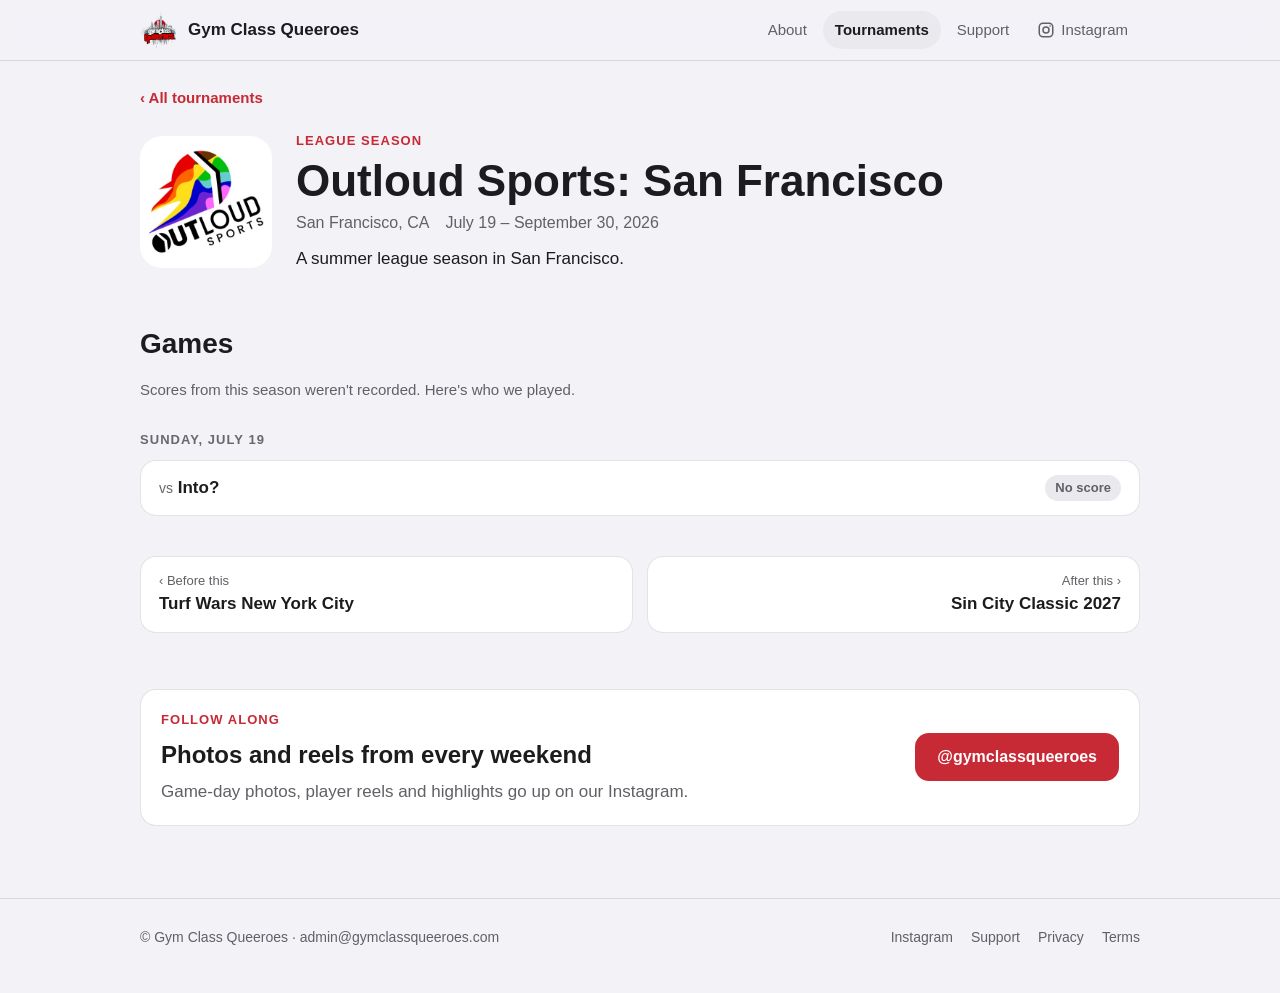
<file: tournaments/outloud-sports-san-francisco/index.html>
<!doctype html>
<html lang="en">
<head>
  <meta charset="utf-8">
  <meta name="viewport" content="width=device-width, initial-scale=1">
  <title>Outloud Sports: San Francisco · Gym Class Queeroes</title>
  <meta name="description" content="Gym Class Queeroes at Outloud Sports: San Francisco in San Francisco, CA, July 19 – September 30, 2026.">
  <meta name="theme-color" content="#0b0b0c">
  <meta property="og:title" content="Outloud Sports: San Francisco · Gym Class Queeroes">
  <meta property="og:description" content="Gym Class Queeroes at Outloud Sports: San Francisco in San Francisco, CA, July 19 – September 30, 2026.">
  <meta property="og:image" content="https://gymclassqueeroes.com/assets/tournaments/outloud-sports-san-francisco.jpg">
  <link rel="canonical" href="https://gymclassqueeroes.com/tournaments/outloud-sports-san-francisco/">
  <link rel="icon" href="/logo.png">
  <link rel="apple-touch-icon" href="/logo.png">
  <link rel="stylesheet" href="/style.css?v=5">
</head>
<body>
  <header class="site"><div class="wrap">
    <a class="brand" href="/"><img src="/assets/logo-mark.png" alt=""><span>Gym Class Queeroes</span></a>
    <nav class="main" aria-label="Main">
      <a href="/about/">About</a><a href="/tournaments/" aria-current="page">Tournaments</a><a href="/support/">Support</a><a class="ig-link" href="https://www.instagram.com/gymclassqueeroes/" aria-label="Instagram"><svg class="ig" viewBox="0 0 24 24" fill="none" stroke="currentColor" stroke-width="2" aria-hidden="true"><rect x="3" y="3" width="18" height="18" rx="5"/><circle cx="12" cy="12" r="4"/><circle cx="17.5" cy="6.5" r="1" fill="currentColor" stroke="none"/></svg><span>Instagram</span></a>
    </nav>
  </div></header>

  <main><div class="wrap">
    <nav class="crumbs" aria-label="Breadcrumb"><a href="/tournaments/">‹ All tournaments</a></nav>
    <header class="t-head">
      <img class="logo" src="/assets/tournaments/outloud-sports-san-francisco.jpg" alt="Outloud Sports: San Francisco logo">
      <div>
        <div class="eyebrow">League season</div>
        <h1>Outloud Sports: San Francisco</h1>
        <div class="meta"><span>San Francisco, CA</span><span>July 19 – September 30, 2026</span></div>
        <p>A summer league season in San Francisco.</p>
      </div>
    </header>

    <section class="block">
      <div class="section-title"><h2>Games</h2></div>
      <p class="muted-note">Scores from this season weren't recorded. Here's who we played.</p>
      <div class="year">SUNDAY, JULY 19</div>
      <div class="list games-list">
        <div class="game"><div><span class="vs">vs</span> <b>Into?</b></div><span class="chip">No score</span></div>
      </div>
    </section>

    <nav class="pager" aria-label="More tournaments">
      <a class="prev" href="/tournaments/turf-wars-new-york-city/"><span>Before this</span><b>Turf Wars New York City</b></a>
      <a class="next" href="/tournaments/sin-city-classic-2027/"><span>After this</span><b>Sin City Classic 2027</b></a>
    </nav>

    <section class="block">
      <div class="card members">
        <div>
          <div class="eyebrow">Follow along</div>
          <h2>Photos and reels from every weekend</h2>
          <p>Game-day photos, player reels and highlights go up on our Instagram.</p>
        </div>
        <div class="actions"><a class="btn primary" href="https://www.instagram.com/gymclassqueeroes/">@gymclassqueeroes</a></div>
      </div>
    </section>
  </div></main>

  <footer class="site"><div class="wrap">
    <span>© Gym Class Queeroes · <a href="mailto:admin@gymclassqueeroes.com">admin@gymclassqueeroes.com</a></span>
    <nav aria-label="Legal"><a href="https://www.instagram.com/gymclassqueeroes/">Instagram</a><a href="/support/">Support</a><a href="/privacy/">Privacy</a><a href="/terms/">Terms</a></nav>
  </div></footer>
</body>
</html>
</file>
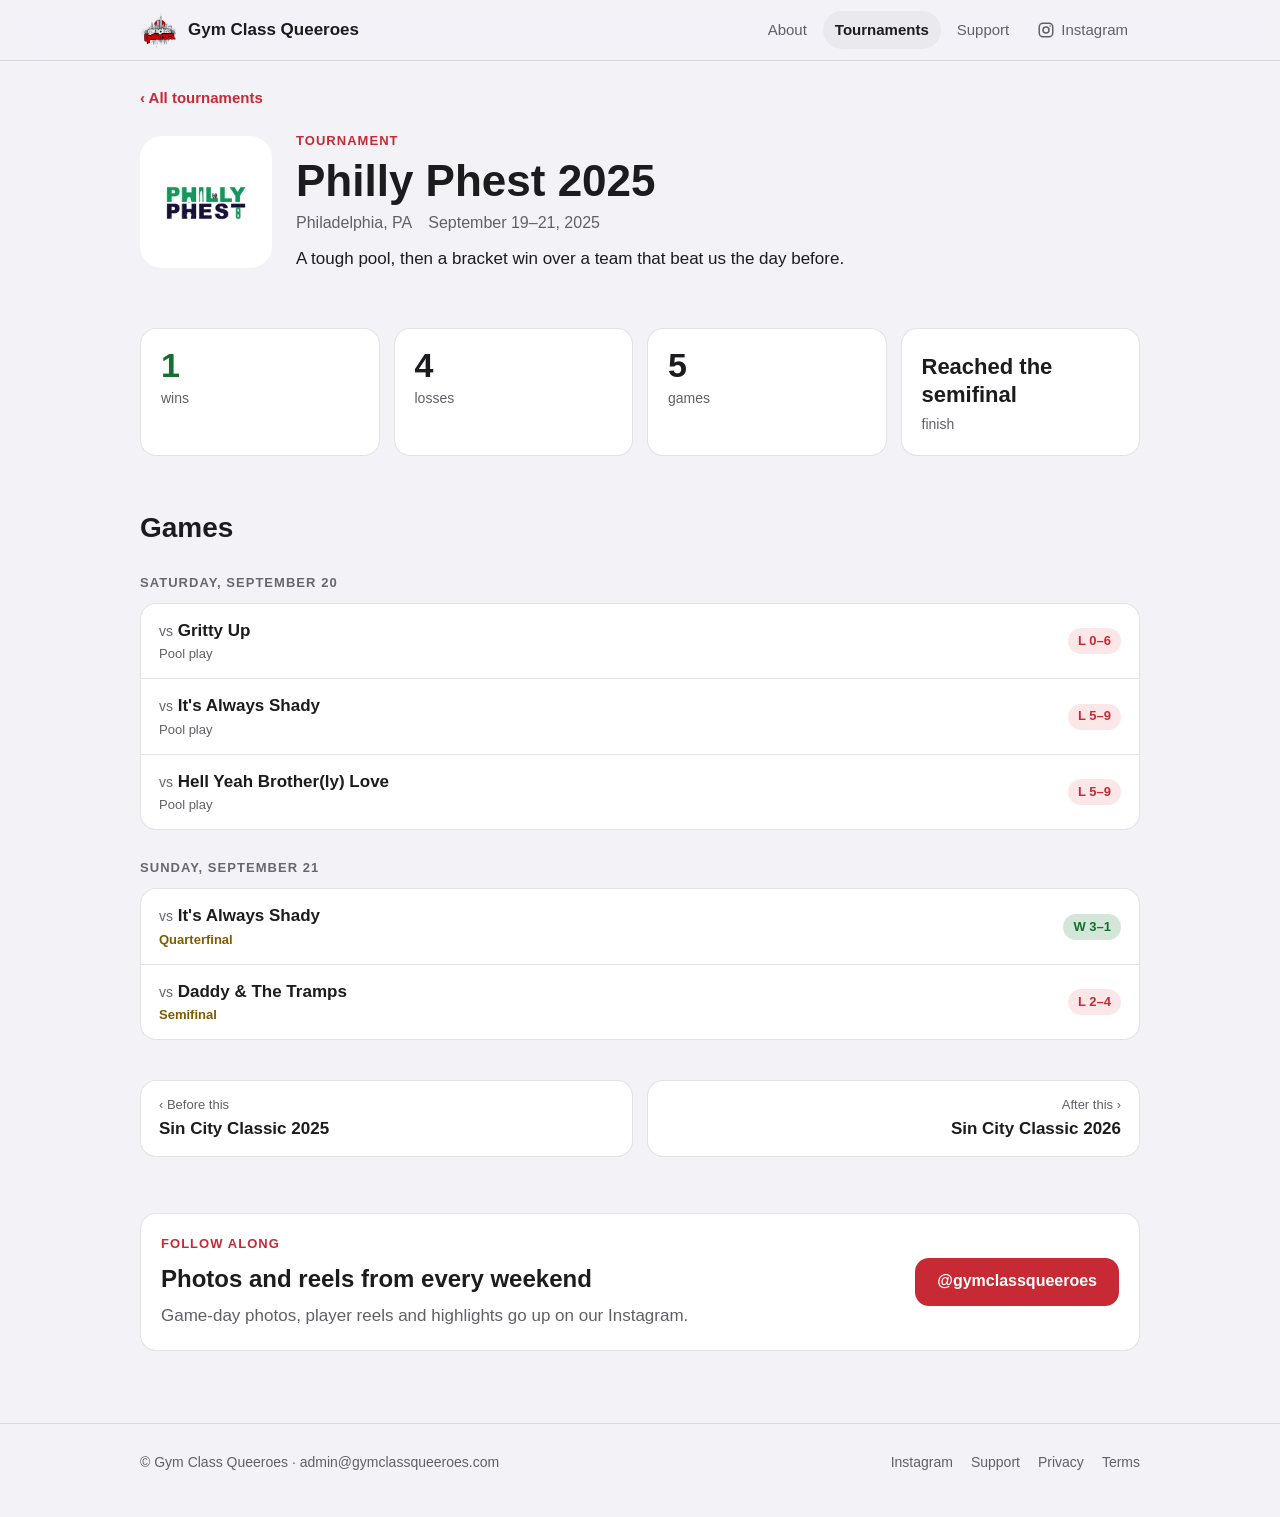
<file: tournaments/philly-phest-2025/index.html>
<!doctype html>
<html lang="en">
<head>
  <meta charset="utf-8">
  <meta name="viewport" content="width=device-width, initial-scale=1">
  <title>Philly Phest 2025 · Gym Class Queeroes</title>
  <meta name="description" content="Gym Class Queeroes at Philly Phest 2025 in Philadelphia, PA, September 19–21, 2025. Record: 1–4.">
  <meta name="theme-color" content="#0b0b0c">
  <meta property="og:title" content="Philly Phest 2025 · Gym Class Queeroes">
  <meta property="og:description" content="Gym Class Queeroes at Philly Phest 2025 in Philadelphia, PA, September 19–21, 2025. Record: 1–4.">
  <meta property="og:image" content="https://gymclassqueeroes.com/assets/tournaments/philly-phest-2025.jpg">
  <link rel="canonical" href="https://gymclassqueeroes.com/tournaments/philly-phest-2025/">
  <link rel="icon" href="/logo.png">
  <link rel="apple-touch-icon" href="/logo.png">
  <link rel="stylesheet" href="/style.css?v=5">
</head>
<body>
  <header class="site"><div class="wrap">
    <a class="brand" href="/"><img src="/assets/logo-mark.png" alt=""><span>Gym Class Queeroes</span></a>
    <nav class="main" aria-label="Main">
      <a href="/about/">About</a><a href="/tournaments/" aria-current="page">Tournaments</a><a href="/support/">Support</a><a class="ig-link" href="https://www.instagram.com/gymclassqueeroes/" aria-label="Instagram"><svg class="ig" viewBox="0 0 24 24" fill="none" stroke="currentColor" stroke-width="2" aria-hidden="true"><rect x="3" y="3" width="18" height="18" rx="5"/><circle cx="12" cy="12" r="4"/><circle cx="17.5" cy="6.5" r="1" fill="currentColor" stroke="none"/></svg><span>Instagram</span></a>
    </nav>
  </div></header>

  <main><div class="wrap">
    <nav class="crumbs" aria-label="Breadcrumb"><a href="/tournaments/">‹ All tournaments</a></nav>
    <header class="t-head">
      <img class="logo" src="/assets/tournaments/philly-phest-2025.jpg" alt="Philly Phest 2025 logo">
      <div>
        <div class="eyebrow">Tournament</div>
        <h1>Philly Phest 2025</h1>
        <div class="meta"><span>Philadelphia, PA</span><span>September 19–21, 2025</span></div>
        <p>A tough pool, then a bracket win over a team that beat us the day before.</p>
      </div>
    </header>

    <section class="block">
      <div class="stats">
        <div class="stat"><b class="win">1</b><span>wins</span></div>
        <div class="stat"><b>4</b><span>losses</span></div>
        <div class="stat"><b>5</b><span>games</span></div>
        <div class="stat"><b class="small">Reached the semifinal</b><span>finish</span></div>
      </div>
    </section>

    <section class="block">
      <div class="section-title"><h2>Games</h2></div>
      <div class="year">SATURDAY, SEPTEMBER 20</div>
      <div class="list games-list">
        <div class="game"><div><span class="vs">vs</span> <b>Gritty Up</b><span class="round">Pool play</span></div><span class="chip record">L 0–6</span></div>
        <div class="game"><div><span class="vs">vs</span> <b>It&#x27;s Always Shady</b><span class="round">Pool play</span></div><span class="chip record">L 5–9</span></div>
        <div class="game"><div><span class="vs">vs</span> <b>Hell Yeah Brother(ly) Love</b><span class="round">Pool play</span></div><span class="chip record">L 5–9</span></div>
      </div>
      <div class="year">SUNDAY, SEPTEMBER 21</div>
      <div class="list games-list">
        <div class="game"><div><span class="vs">vs</span> <b>It&#x27;s Always Shady</b><span class="round br">Quarterfinal</span></div><span class="chip good">W 3–1</span></div>
        <div class="game"><div><span class="vs">vs</span> <b>Daddy &amp; The Tramps</b><span class="round br">Semifinal</span></div><span class="chip record">L 2–4</span></div>
      </div>
    </section>

    <nav class="pager" aria-label="More tournaments">
      <a class="prev" href="/tournaments/sin-city-classic-2025/"><span>Before this</span><b>Sin City Classic 2025</b></a>
      <a class="next" href="/tournaments/sin-city-classic-2026/"><span>After this</span><b>Sin City Classic 2026</b></a>
    </nav>

    <section class="block">
      <div class="card members">
        <div>
          <div class="eyebrow">Follow along</div>
          <h2>Photos and reels from every weekend</h2>
          <p>Game-day photos, player reels and highlights go up on our Instagram.</p>
        </div>
        <div class="actions"><a class="btn primary" href="https://www.instagram.com/gymclassqueeroes/">@gymclassqueeroes</a></div>
      </div>
    </section>
  </div></main>

  <footer class="site"><div class="wrap">
    <span>© Gym Class Queeroes · <a href="mailto:admin@gymclassqueeroes.com">admin@gymclassqueeroes.com</a></span>
    <nav aria-label="Legal"><a href="https://www.instagram.com/gymclassqueeroes/">Instagram</a><a href="/support/">Support</a><a href="/privacy/">Privacy</a><a href="/terms/">Terms</a></nav>
  </div></footer>
</body>
</html>
</file>
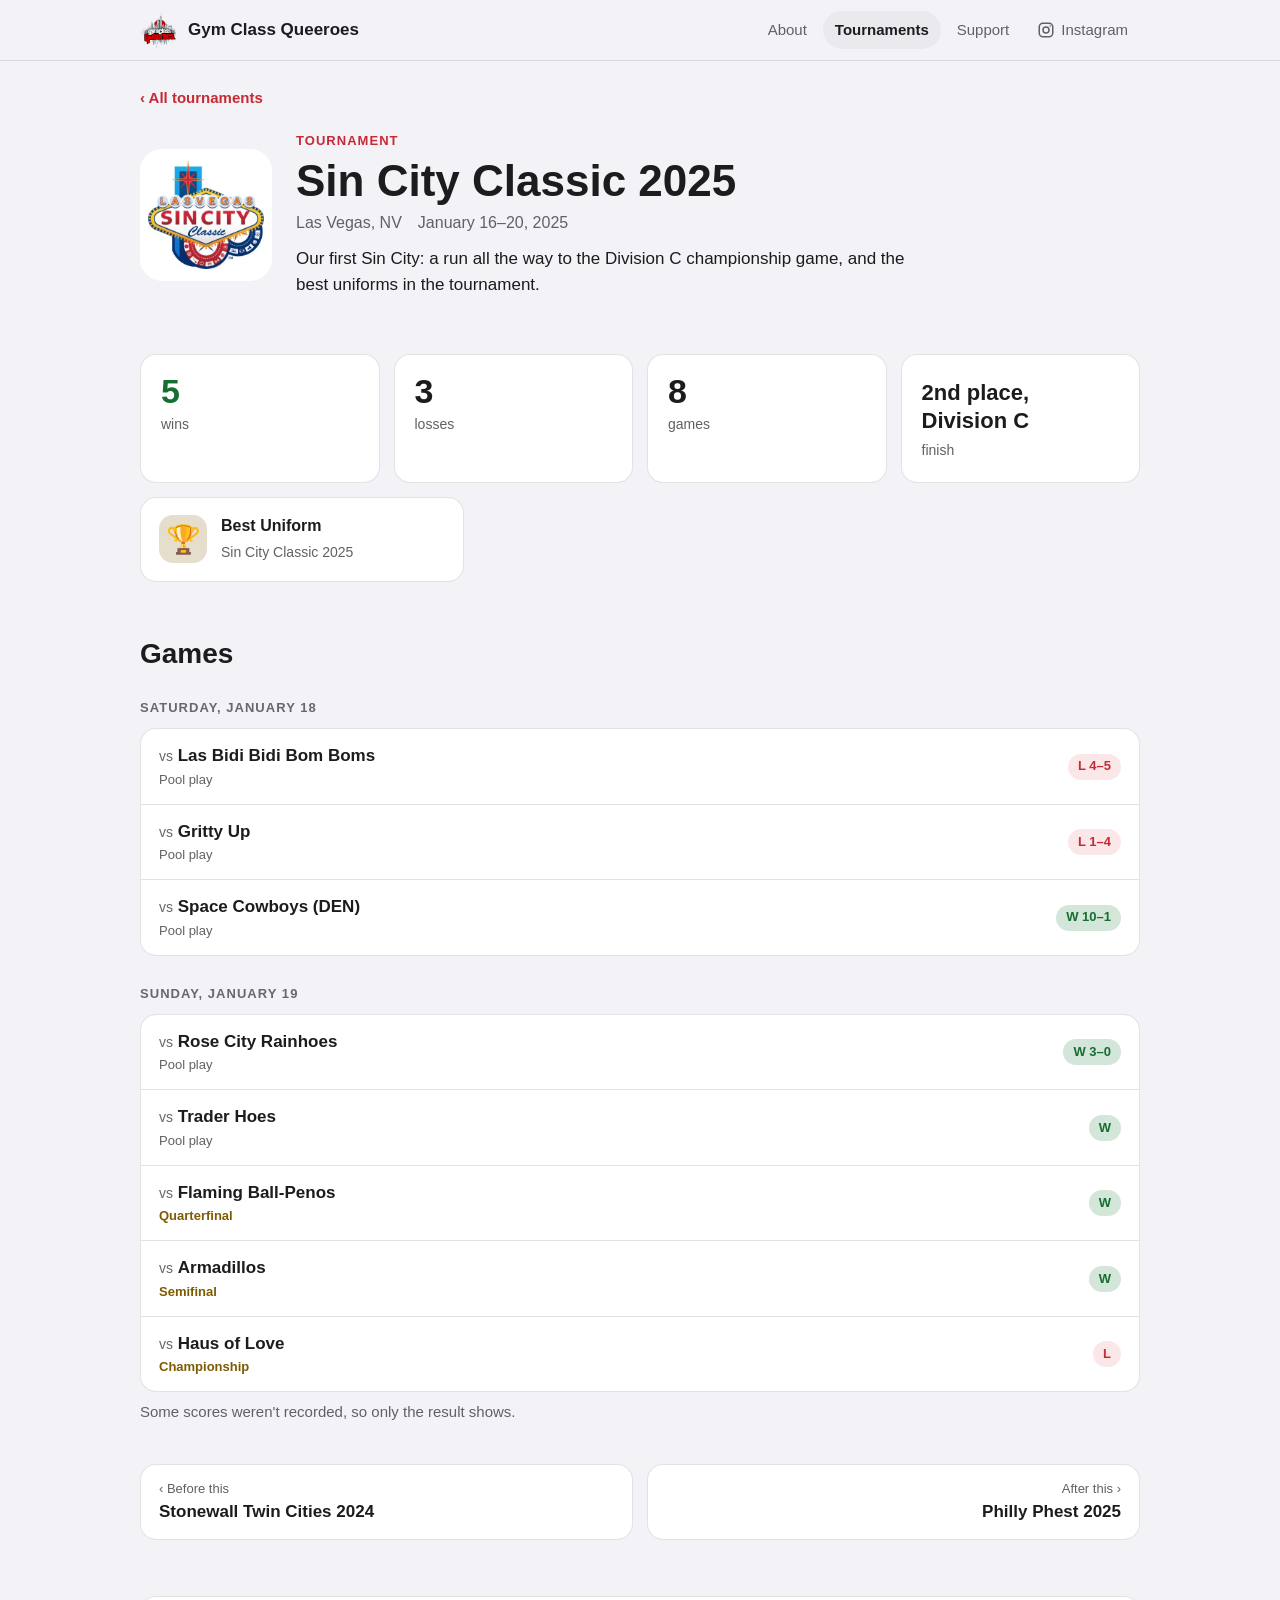
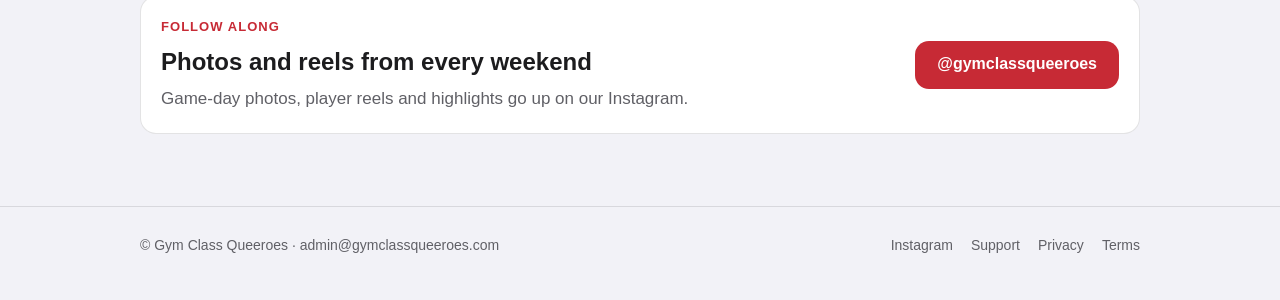
<file: tournaments/sin-city-classic-2025/index.html>
<!doctype html>
<html lang="en">
<head>
  <meta charset="utf-8">
  <meta name="viewport" content="width=device-width, initial-scale=1">
  <title>Sin City Classic 2025 · Gym Class Queeroes</title>
  <meta name="description" content="Gym Class Queeroes at Sin City Classic 2025 in Las Vegas, NV, January 16–20, 2025. Record: 5–3.">
  <meta name="theme-color" content="#0b0b0c">
  <meta property="og:title" content="Sin City Classic 2025 · Gym Class Queeroes">
  <meta property="og:description" content="Gym Class Queeroes at Sin City Classic 2025 in Las Vegas, NV, January 16–20, 2025. Record: 5–3.">
  <meta property="og:image" content="https://gymclassqueeroes.com/assets/tournaments/sin-city-classic.jpg">
  <link rel="canonical" href="https://gymclassqueeroes.com/tournaments/sin-city-classic-2025/">
  <link rel="icon" href="/logo.png">
  <link rel="apple-touch-icon" href="/logo.png">
  <link rel="stylesheet" href="/style.css?v=5">
</head>
<body>
  <header class="site"><div class="wrap">
    <a class="brand" href="/"><img src="/assets/logo-mark.png" alt=""><span>Gym Class Queeroes</span></a>
    <nav class="main" aria-label="Main">
      <a href="/about/">About</a><a href="/tournaments/" aria-current="page">Tournaments</a><a href="/support/">Support</a><a class="ig-link" href="https://www.instagram.com/gymclassqueeroes/" aria-label="Instagram"><svg class="ig" viewBox="0 0 24 24" fill="none" stroke="currentColor" stroke-width="2" aria-hidden="true"><rect x="3" y="3" width="18" height="18" rx="5"/><circle cx="12" cy="12" r="4"/><circle cx="17.5" cy="6.5" r="1" fill="currentColor" stroke="none"/></svg><span>Instagram</span></a>
    </nav>
  </div></header>

  <main><div class="wrap">
    <nav class="crumbs" aria-label="Breadcrumb"><a href="/tournaments/">‹ All tournaments</a></nav>
    <header class="t-head">
      <img class="logo" src="/assets/tournaments/sin-city-classic.jpg" alt="Sin City Classic 2025 logo">
      <div>
        <div class="eyebrow">Tournament</div>
        <h1>Sin City Classic 2025</h1>
        <div class="meta"><span>Las Vegas, NV</span><span>January 16–20, 2025</span></div>
        <p>Our first Sin City: a run all the way to the Division C championship game, and the best uniforms in the tournament.</p>
      </div>
    </header>

    <section class="block">
      <div class="stats">
        <div class="stat"><b class="win">5</b><span>wins</span></div>
        <div class="stat"><b>3</b><span>losses</span></div>
        <div class="stat"><b>8</b><span>games</span></div>
        <div class="stat"><b class="small">2nd place, Division C</b><span>finish</span></div>
      </div>
      <div class="trophies">
        <div class="trophy gold"><span class="medal">🏆</span><div><b>Best Uniform</b><span>Sin City Classic 2025</span></div></div>
      </div>
    </section>

    <section class="block">
      <div class="section-title"><h2>Games</h2></div>
      <div class="year">SATURDAY, JANUARY 18</div>
      <div class="list games-list">
        <div class="game"><div><span class="vs">vs</span> <b>Las Bidi Bidi Bom Boms</b><span class="round">Pool play</span></div><span class="chip record">L 4–5</span></div>
        <div class="game"><div><span class="vs">vs</span> <b>Gritty Up</b><span class="round">Pool play</span></div><span class="chip record">L 1–4</span></div>
        <div class="game"><div><span class="vs">vs</span> <b>Space Cowboys (DEN)</b><span class="round">Pool play</span></div><span class="chip good">W 10–1</span></div>
      </div>
      <div class="year">SUNDAY, JANUARY 19</div>
      <div class="list games-list">
        <div class="game"><div><span class="vs">vs</span> <b>Rose City Rainhoes</b><span class="round">Pool play</span></div><span class="chip good">W 3–0</span></div>
        <div class="game"><div><span class="vs">vs</span> <b>Trader Hoes</b><span class="round">Pool play</span></div><span class="chip good">W</span></div>
        <div class="game"><div><span class="vs">vs</span> <b>Flaming Ball-Penos</b><span class="round br">Quarterfinal</span></div><span class="chip good">W</span></div>
        <div class="game"><div><span class="vs">vs</span> <b>Armadillos</b><span class="round br">Semifinal</span></div><span class="chip good">W</span></div>
        <div class="game"><div><span class="vs">vs</span> <b>Haus of Love</b><span class="round br">Championship</span></div><span class="chip record">L</span></div>
      </div>
      <p class="muted-note">Some scores weren't recorded, so only the result shows.</p>
    </section>

    <nav class="pager" aria-label="More tournaments">
      <a class="prev" href="/tournaments/stonewall-twin-cities-2024/"><span>Before this</span><b>Stonewall Twin Cities 2024</b></a>
      <a class="next" href="/tournaments/philly-phest-2025/"><span>After this</span><b>Philly Phest 2025</b></a>
    </nav>

    <section class="block">
      <div class="card members">
        <div>
          <div class="eyebrow">Follow along</div>
          <h2>Photos and reels from every weekend</h2>
          <p>Game-day photos, player reels and highlights go up on our Instagram.</p>
        </div>
        <div class="actions"><a class="btn primary" href="https://www.instagram.com/gymclassqueeroes/">@gymclassqueeroes</a></div>
      </div>
    </section>
  </div></main>

  <footer class="site"><div class="wrap">
    <span>© Gym Class Queeroes · <a href="mailto:admin@gymclassqueeroes.com">admin@gymclassqueeroes.com</a></span>
    <nav aria-label="Legal"><a href="https://www.instagram.com/gymclassqueeroes/">Instagram</a><a href="/support/">Support</a><a href="/privacy/">Privacy</a><a href="/terms/">Terms</a></nav>
  </div></footer>
</body>
</html>
</file>
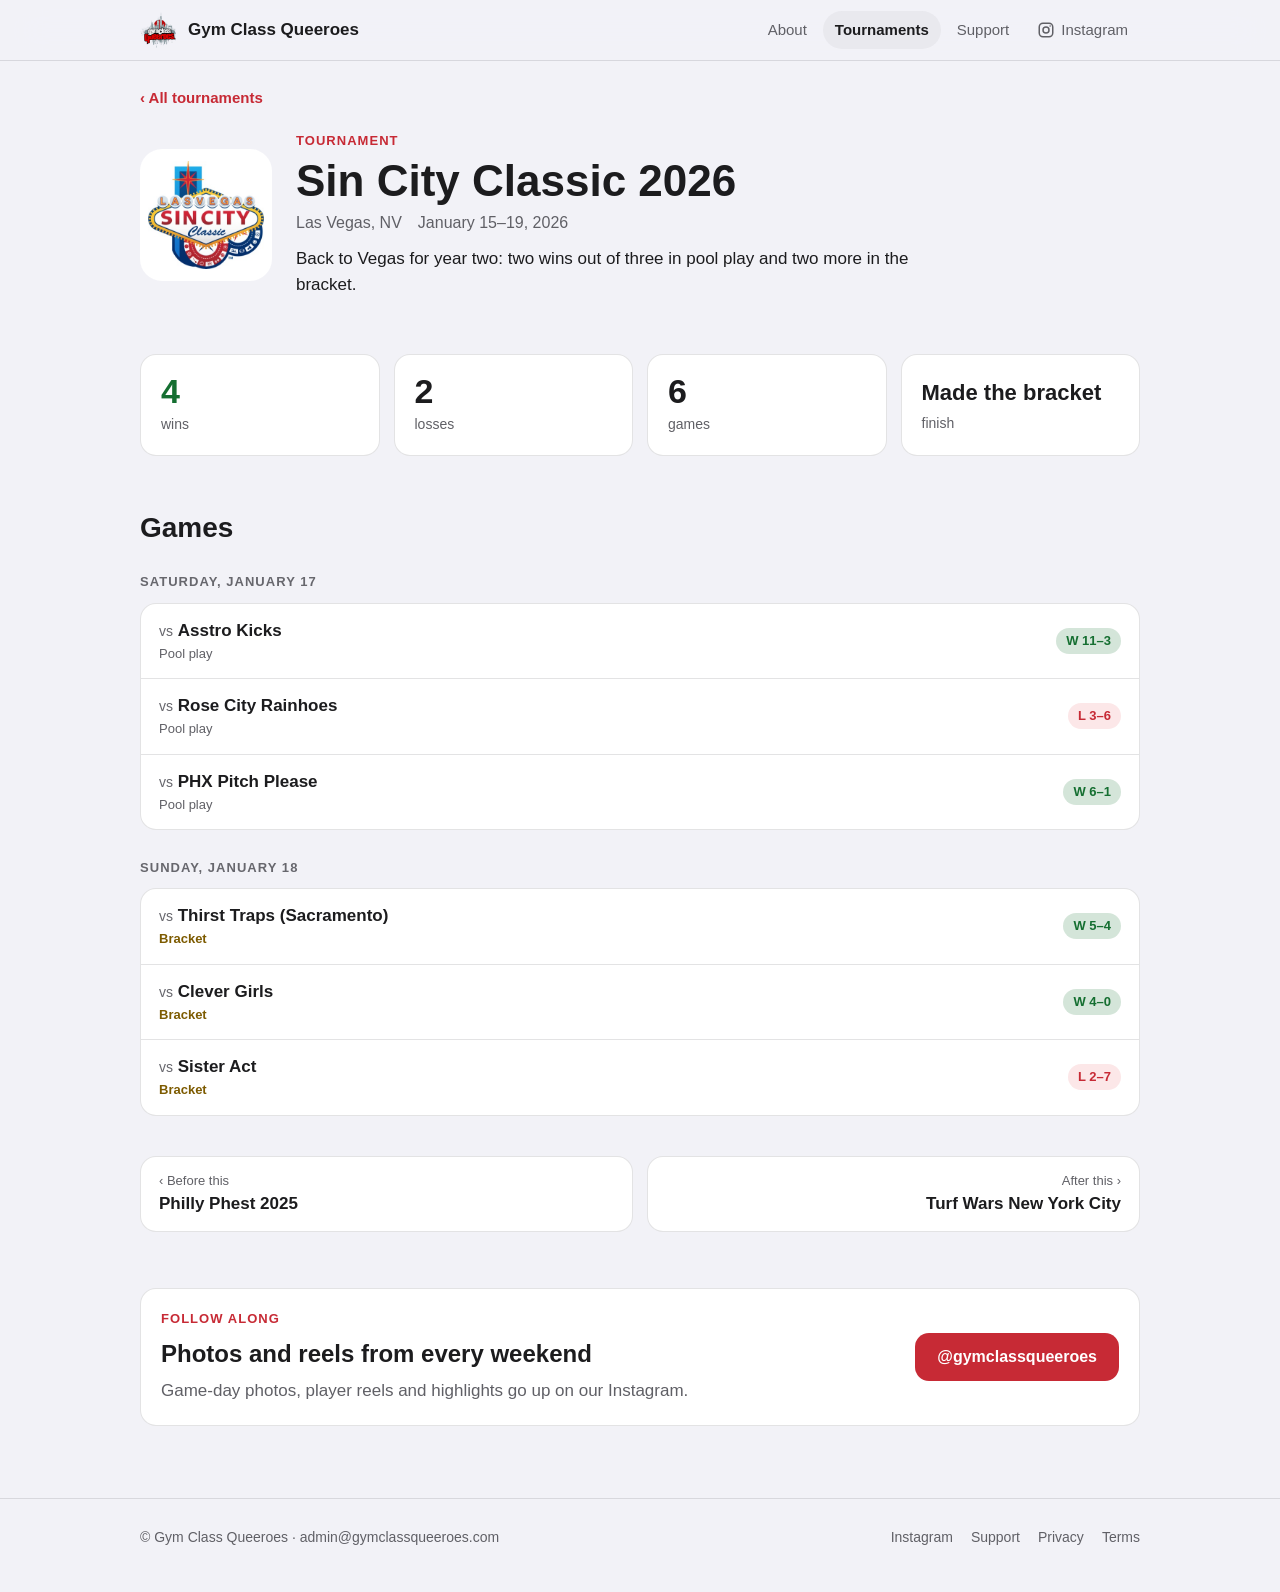
<file: tournaments/sin-city-classic-2026/index.html>
<!doctype html>
<html lang="en">
<head>
  <meta charset="utf-8">
  <meta name="viewport" content="width=device-width, initial-scale=1">
  <title>Sin City Classic 2026 · Gym Class Queeroes</title>
  <meta name="description" content="Gym Class Queeroes at Sin City Classic 2026 in Las Vegas, NV, January 15–19, 2026. Record: 4–2.">
  <meta name="theme-color" content="#0b0b0c">
  <meta property="og:title" content="Sin City Classic 2026 · Gym Class Queeroes">
  <meta property="og:description" content="Gym Class Queeroes at Sin City Classic 2026 in Las Vegas, NV, January 15–19, 2026. Record: 4–2.">
  <meta property="og:image" content="https://gymclassqueeroes.com/assets/tournaments/sin-city-classic.jpg">
  <link rel="canonical" href="https://gymclassqueeroes.com/tournaments/sin-city-classic-2026/">
  <link rel="icon" href="/logo.png">
  <link rel="apple-touch-icon" href="/logo.png">
  <link rel="stylesheet" href="/style.css?v=5">
</head>
<body>
  <header class="site"><div class="wrap">
    <a class="brand" href="/"><img src="/assets/logo-mark.png" alt=""><span>Gym Class Queeroes</span></a>
    <nav class="main" aria-label="Main">
      <a href="/about/">About</a><a href="/tournaments/" aria-current="page">Tournaments</a><a href="/support/">Support</a><a class="ig-link" href="https://www.instagram.com/gymclassqueeroes/" aria-label="Instagram"><svg class="ig" viewBox="0 0 24 24" fill="none" stroke="currentColor" stroke-width="2" aria-hidden="true"><rect x="3" y="3" width="18" height="18" rx="5"/><circle cx="12" cy="12" r="4"/><circle cx="17.5" cy="6.5" r="1" fill="currentColor" stroke="none"/></svg><span>Instagram</span></a>
    </nav>
  </div></header>

  <main><div class="wrap">
    <nav class="crumbs" aria-label="Breadcrumb"><a href="/tournaments/">‹ All tournaments</a></nav>
    <header class="t-head">
      <img class="logo" src="/assets/tournaments/sin-city-classic.jpg" alt="Sin City Classic 2026 logo">
      <div>
        <div class="eyebrow">Tournament</div>
        <h1>Sin City Classic 2026</h1>
        <div class="meta"><span>Las Vegas, NV</span><span>January 15–19, 2026</span></div>
        <p>Back to Vegas for year two: two wins out of three in pool play and two more in the bracket.</p>
      </div>
    </header>

    <section class="block">
      <div class="stats">
        <div class="stat"><b class="win">4</b><span>wins</span></div>
        <div class="stat"><b>2</b><span>losses</span></div>
        <div class="stat"><b>6</b><span>games</span></div>
        <div class="stat"><b class="small">Made the bracket</b><span>finish</span></div>
      </div>
    </section>

    <section class="block">
      <div class="section-title"><h2>Games</h2></div>
      <div class="year">SATURDAY, JANUARY 17</div>
      <div class="list games-list">
        <div class="game"><div><span class="vs">vs</span> <b>Asstro Kicks</b><span class="round">Pool play</span></div><span class="chip good">W 11–3</span></div>
        <div class="game"><div><span class="vs">vs</span> <b>Rose City Rainhoes</b><span class="round">Pool play</span></div><span class="chip record">L 3–6</span></div>
        <div class="game"><div><span class="vs">vs</span> <b>PHX Pitch Please</b><span class="round">Pool play</span></div><span class="chip good">W 6–1</span></div>
      </div>
      <div class="year">SUNDAY, JANUARY 18</div>
      <div class="list games-list">
        <div class="game"><div><span class="vs">vs</span> <b>Thirst Traps (Sacramento)</b><span class="round br">Bracket</span></div><span class="chip good">W 5–4</span></div>
        <div class="game"><div><span class="vs">vs</span> <b>Clever Girls</b><span class="round br">Bracket</span></div><span class="chip good">W 4–0</span></div>
        <div class="game"><div><span class="vs">vs</span> <b>Sister Act</b><span class="round br">Bracket</span></div><span class="chip record">L 2–7</span></div>
      </div>
    </section>

    <nav class="pager" aria-label="More tournaments">
      <a class="prev" href="/tournaments/philly-phest-2025/"><span>Before this</span><b>Philly Phest 2025</b></a>
      <a class="next" href="/tournaments/turf-wars-new-york-city/"><span>After this</span><b>Turf Wars New York City</b></a>
    </nav>

    <section class="block">
      <div class="card members">
        <div>
          <div class="eyebrow">Follow along</div>
          <h2>Photos and reels from every weekend</h2>
          <p>Game-day photos, player reels and highlights go up on our Instagram.</p>
        </div>
        <div class="actions"><a class="btn primary" href="https://www.instagram.com/gymclassqueeroes/">@gymclassqueeroes</a></div>
      </div>
    </section>
  </div></main>

  <footer class="site"><div class="wrap">
    <span>© Gym Class Queeroes · <a href="mailto:admin@gymclassqueeroes.com">admin@gymclassqueeroes.com</a></span>
    <nav aria-label="Legal"><a href="https://www.instagram.com/gymclassqueeroes/">Instagram</a><a href="/support/">Support</a><a href="/privacy/">Privacy</a><a href="/terms/">Terms</a></nav>
  </div></footer>
</body>
</html>
</file>
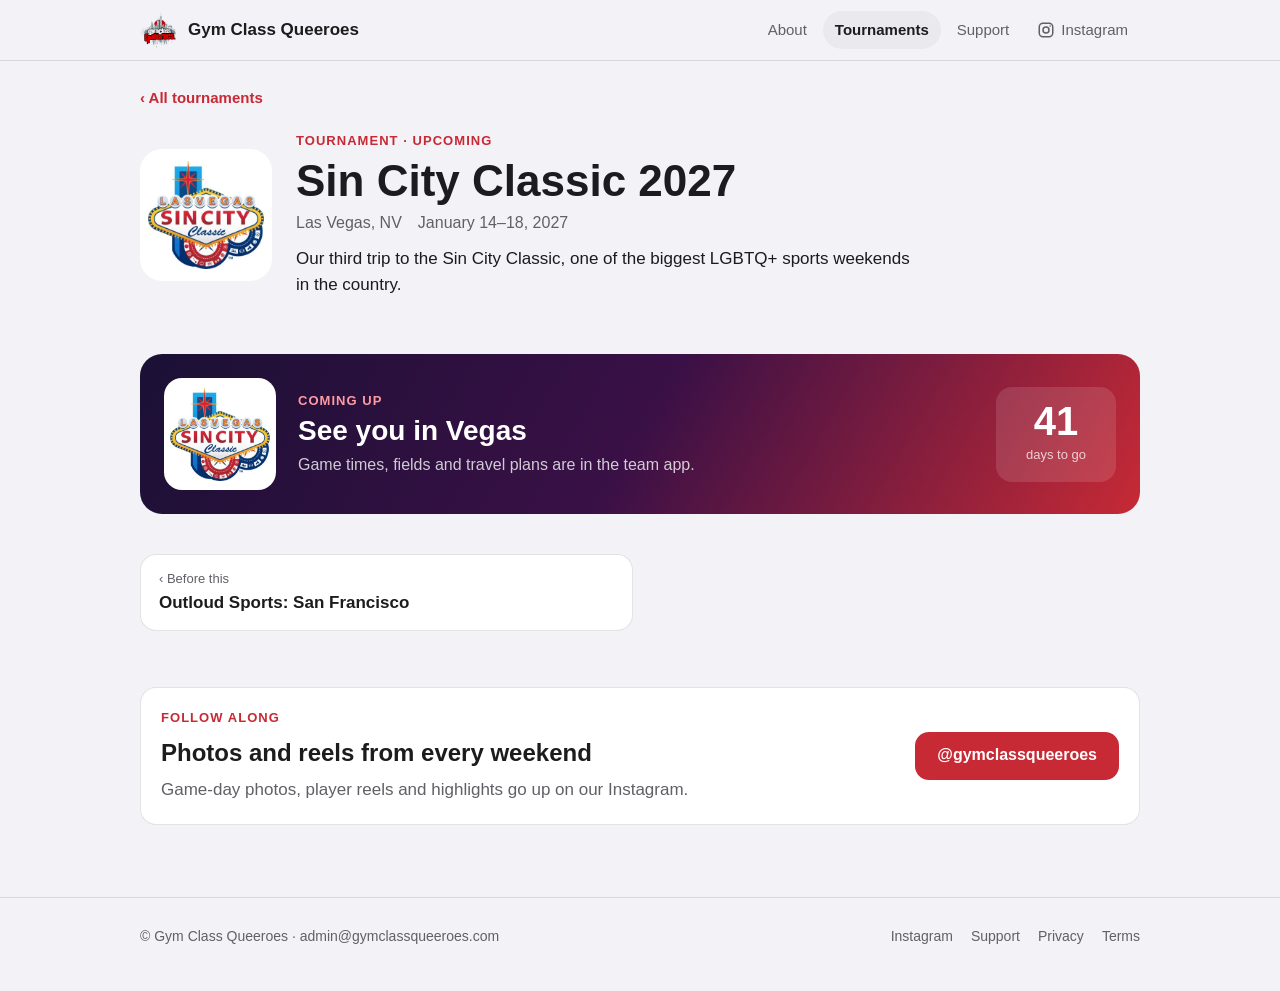
<file: tournaments/sin-city-classic-2027/index.html>
<!doctype html>
<html lang="en">
<head>
  <meta charset="utf-8">
  <meta name="viewport" content="width=device-width, initial-scale=1">
  <title>Sin City Classic 2027 · Gym Class Queeroes</title>
  <meta name="description" content="Gym Class Queeroes at Sin City Classic 2027 in Las Vegas, NV, January 14–18, 2027.">
  <meta name="theme-color" content="#0b0b0c">
  <meta property="og:title" content="Sin City Classic 2027 · Gym Class Queeroes">
  <meta property="og:description" content="Gym Class Queeroes at Sin City Classic 2027 in Las Vegas, NV, January 14–18, 2027.">
  <meta property="og:image" content="https://gymclassqueeroes.com/assets/tournaments/sin-city-classic.jpg">
  <link rel="canonical" href="https://gymclassqueeroes.com/tournaments/sin-city-classic-2027/">
  <link rel="icon" href="/logo.png">
  <link rel="apple-touch-icon" href="/logo.png">
  <link rel="stylesheet" href="/style.css?v=5">
</head>
<body>
  <header class="site"><div class="wrap">
    <a class="brand" href="/"><img src="/assets/logo-mark.png" alt=""><span>Gym Class Queeroes</span></a>
    <nav class="main" aria-label="Main">
      <a href="/about/">About</a><a href="/tournaments/" aria-current="page">Tournaments</a><a href="/support/">Support</a><a class="ig-link" href="https://www.instagram.com/gymclassqueeroes/" aria-label="Instagram"><svg class="ig" viewBox="0 0 24 24" fill="none" stroke="currentColor" stroke-width="2" aria-hidden="true"><rect x="3" y="3" width="18" height="18" rx="5"/><circle cx="12" cy="12" r="4"/><circle cx="17.5" cy="6.5" r="1" fill="currentColor" stroke="none"/></svg><span>Instagram</span></a>
    </nav>
  </div></header>

  <main><div class="wrap">
    <nav class="crumbs" aria-label="Breadcrumb"><a href="/tournaments/">‹ All tournaments</a></nav>
    <header class="t-head">
      <img class="logo" src="/assets/tournaments/sin-city-classic.jpg" alt="Sin City Classic 2027 logo">
      <div>
        <div class="eyebrow">Tournament · upcoming</div>
        <h1>Sin City Classic 2027</h1>
        <div class="meta"><span>Las Vegas, NV</span><span>January 14–18, 2027</span></div>
        <p>Our third trip to the Sin City Classic, one of the biggest LGBTQ+ sports weekends in the country.</p>
      </div>
    </header>

    <section class="block">
      <article class="next-up">
        <img class="logo" src="/assets/tournaments/sin-city-classic.jpg" alt="">
        <div>
          <div class="label">Coming up</div>
          <h3>See you in Vegas</h3>
          <div class="meta"><span>Game times, fields and travel plans are in the team app.</span></div>
        </div>
        <div class="countdown" data-start="2027-01-14"><b>–</b><span>days to go</span></div>
      </article>
    </section>

    <nav class="pager" aria-label="More tournaments">
      <a class="prev" href="/tournaments/outloud-sports-san-francisco/"><span>Before this</span><b>Outloud Sports: San Francisco</b></a>
      <span></span>
    </nav>

    <section class="block">
      <div class="card members">
        <div>
          <div class="eyebrow">Follow along</div>
          <h2>Photos and reels from every weekend</h2>
          <p>Game-day photos, player reels and highlights go up on our Instagram.</p>
        </div>
        <div class="actions"><a class="btn primary" href="https://www.instagram.com/gymclassqueeroes/">@gymclassqueeroes</a></div>
      </div>
    </section>
  </div></main>

  <footer class="site"><div class="wrap">
    <span>© Gym Class Queeroes · <a href="mailto:admin@gymclassqueeroes.com">admin@gymclassqueeroes.com</a></span>
    <nav aria-label="Legal"><a href="https://www.instagram.com/gymclassqueeroes/">Instagram</a><a href="/support/">Support</a><a href="/privacy/">Privacy</a><a href="/terms/">Terms</a></nav>
  </div></footer>

  <script src="/countdown.js"></script>
</body>
</html>
</file>
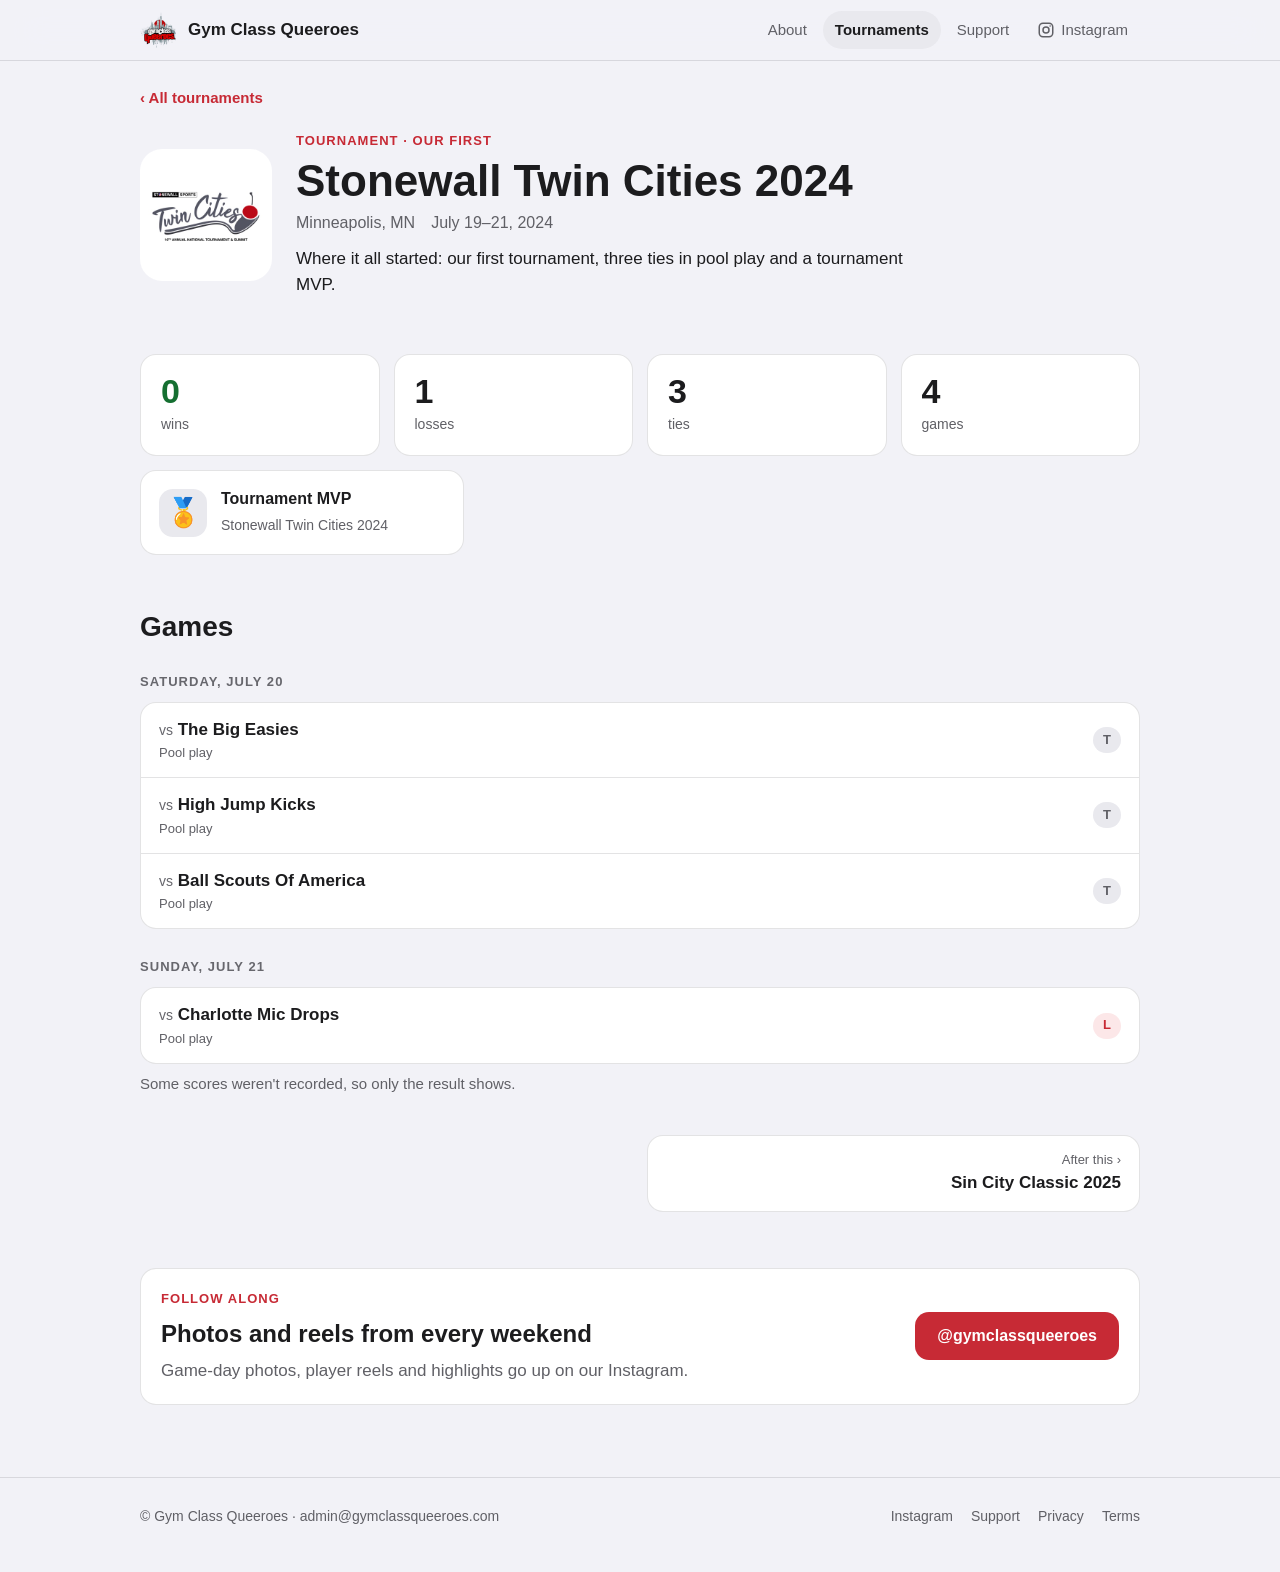
<file: tournaments/stonewall-twin-cities-2024/index.html>
<!doctype html>
<html lang="en">
<head>
  <meta charset="utf-8">
  <meta name="viewport" content="width=device-width, initial-scale=1">
  <title>Stonewall Twin Cities 2024 · Gym Class Queeroes</title>
  <meta name="description" content="Gym Class Queeroes at Stonewall Twin Cities 2024 in Minneapolis, MN, July 19–21, 2024. Record: 0–1–3.">
  <meta name="theme-color" content="#0b0b0c">
  <meta property="og:title" content="Stonewall Twin Cities 2024 · Gym Class Queeroes">
  <meta property="og:description" content="Gym Class Queeroes at Stonewall Twin Cities 2024 in Minneapolis, MN, July 19–21, 2024. Record: 0–1–3.">
  <meta property="og:image" content="https://gymclassqueeroes.com/assets/tournaments/stonewall-twin-cities-2024.jpg">
  <link rel="canonical" href="https://gymclassqueeroes.com/tournaments/stonewall-twin-cities-2024/">
  <link rel="icon" href="/logo.png">
  <link rel="apple-touch-icon" href="/logo.png">
  <link rel="stylesheet" href="/style.css?v=5">
</head>
<body>
  <header class="site"><div class="wrap">
    <a class="brand" href="/"><img src="/assets/logo-mark.png" alt=""><span>Gym Class Queeroes</span></a>
    <nav class="main" aria-label="Main">
      <a href="/about/">About</a><a href="/tournaments/" aria-current="page">Tournaments</a><a href="/support/">Support</a><a class="ig-link" href="https://www.instagram.com/gymclassqueeroes/" aria-label="Instagram"><svg class="ig" viewBox="0 0 24 24" fill="none" stroke="currentColor" stroke-width="2" aria-hidden="true"><rect x="3" y="3" width="18" height="18" rx="5"/><circle cx="12" cy="12" r="4"/><circle cx="17.5" cy="6.5" r="1" fill="currentColor" stroke="none"/></svg><span>Instagram</span></a>
    </nav>
  </div></header>

  <main><div class="wrap">
    <nav class="crumbs" aria-label="Breadcrumb"><a href="/tournaments/">‹ All tournaments</a></nav>
    <header class="t-head">
      <img class="logo" src="/assets/tournaments/stonewall-twin-cities-2024.jpg" alt="Stonewall Twin Cities 2024 logo">
      <div>
        <div class="eyebrow">Tournament · our first</div>
        <h1>Stonewall Twin Cities 2024</h1>
        <div class="meta"><span>Minneapolis, MN</span><span>July 19–21, 2024</span></div>
        <p>Where it all started: our first tournament, three ties in pool play and a tournament MVP.</p>
      </div>
    </header>

    <section class="block">
      <div class="stats">
        <div class="stat"><b class="win">0</b><span>wins</span></div>
        <div class="stat"><b>1</b><span>losses</span></div>
        <div class="stat"><b>3</b><span>ties</span></div>
        <div class="stat"><b>4</b><span>games</span></div>
      </div>
      <div class="trophies">
        <div class="trophy "><span class="medal">🏅</span><div><b>Tournament MVP</b><span>Stonewall Twin Cities 2024</span></div></div>
      </div>
    </section>

    <section class="block">
      <div class="section-title"><h2>Games</h2></div>
      <div class="year">SATURDAY, JULY 20</div>
      <div class="list games-list">
        <div class="game"><div><span class="vs">vs</span> <b>The Big Easies</b><span class="round">Pool play</span></div><span class="chip ">T</span></div>
        <div class="game"><div><span class="vs">vs</span> <b>High Jump Kicks</b><span class="round">Pool play</span></div><span class="chip ">T</span></div>
        <div class="game"><div><span class="vs">vs</span> <b>Ball Scouts Of America</b><span class="round">Pool play</span></div><span class="chip ">T</span></div>
      </div>
      <div class="year">SUNDAY, JULY 21</div>
      <div class="list games-list">
        <div class="game"><div><span class="vs">vs</span> <b>Charlotte Mic Drops</b><span class="round">Pool play</span></div><span class="chip record">L</span></div>
      </div>
      <p class="muted-note">Some scores weren't recorded, so only the result shows.</p>
    </section>

    <nav class="pager" aria-label="More tournaments">
      <span></span>
      <a class="next" href="/tournaments/sin-city-classic-2025/"><span>After this</span><b>Sin City Classic 2025</b></a>
    </nav>

    <section class="block">
      <div class="card members">
        <div>
          <div class="eyebrow">Follow along</div>
          <h2>Photos and reels from every weekend</h2>
          <p>Game-day photos, player reels and highlights go up on our Instagram.</p>
        </div>
        <div class="actions"><a class="btn primary" href="https://www.instagram.com/gymclassqueeroes/">@gymclassqueeroes</a></div>
      </div>
    </section>
  </div></main>

  <footer class="site"><div class="wrap">
    <span>© Gym Class Queeroes · <a href="mailto:admin@gymclassqueeroes.com">admin@gymclassqueeroes.com</a></span>
    <nav aria-label="Legal"><a href="https://www.instagram.com/gymclassqueeroes/">Instagram</a><a href="/support/">Support</a><a href="/privacy/">Privacy</a><a href="/terms/">Terms</a></nav>
  </div></footer>
</body>
</html>
</file>
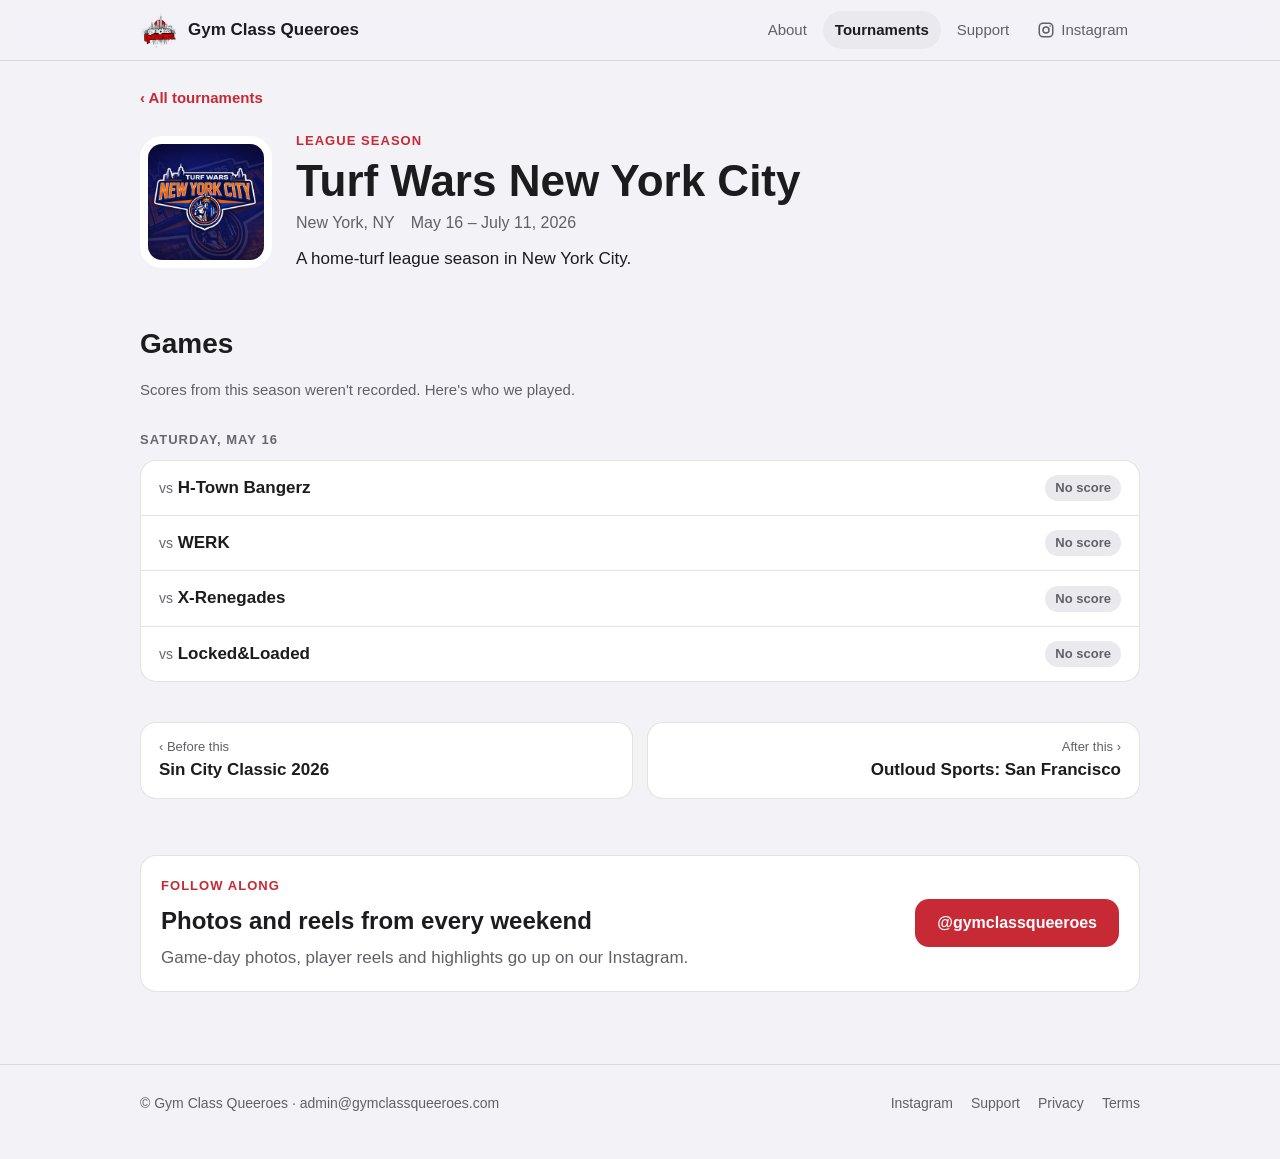
<file: tournaments/turf-wars-new-york-city/index.html>
<!doctype html>
<html lang="en">
<head>
  <meta charset="utf-8">
  <meta name="viewport" content="width=device-width, initial-scale=1">
  <title>Turf Wars New York City · Gym Class Queeroes</title>
  <meta name="description" content="Gym Class Queeroes at Turf Wars New York City in New York, NY, May 16 – July 11, 2026.">
  <meta name="theme-color" content="#0b0b0c">
  <meta property="og:title" content="Turf Wars New York City · Gym Class Queeroes">
  <meta property="og:description" content="Gym Class Queeroes at Turf Wars New York City in New York, NY, May 16 – July 11, 2026.">
  <meta property="og:image" content="https://gymclassqueeroes.com/assets/tournaments/turf-wars-new-york-city.jpg">
  <link rel="canonical" href="https://gymclassqueeroes.com/tournaments/turf-wars-new-york-city/">
  <link rel="icon" href="/logo.png">
  <link rel="apple-touch-icon" href="/logo.png">
  <link rel="stylesheet" href="/style.css?v=5">
</head>
<body>
  <header class="site"><div class="wrap">
    <a class="brand" href="/"><img src="/assets/logo-mark.png" alt=""><span>Gym Class Queeroes</span></a>
    <nav class="main" aria-label="Main">
      <a href="/about/">About</a><a href="/tournaments/" aria-current="page">Tournaments</a><a href="/support/">Support</a><a class="ig-link" href="https://www.instagram.com/gymclassqueeroes/" aria-label="Instagram"><svg class="ig" viewBox="0 0 24 24" fill="none" stroke="currentColor" stroke-width="2" aria-hidden="true"><rect x="3" y="3" width="18" height="18" rx="5"/><circle cx="12" cy="12" r="4"/><circle cx="17.5" cy="6.5" r="1" fill="currentColor" stroke="none"/></svg><span>Instagram</span></a>
    </nav>
  </div></header>

  <main><div class="wrap">
    <nav class="crumbs" aria-label="Breadcrumb"><a href="/tournaments/">‹ All tournaments</a></nav>
    <header class="t-head">
      <img class="logo" src="/assets/tournaments/turf-wars-new-york-city.jpg" alt="Turf Wars New York City logo">
      <div>
        <div class="eyebrow">League season</div>
        <h1>Turf Wars New York City</h1>
        <div class="meta"><span>New York, NY</span><span>May 16 – July 11, 2026</span></div>
        <p>A home-turf league season in New York City.</p>
      </div>
    </header>

    <section class="block">
      <div class="section-title"><h2>Games</h2></div>
      <p class="muted-note">Scores from this season weren't recorded. Here's who we played.</p>
      <div class="year">SATURDAY, MAY 16</div>
      <div class="list games-list">
        <div class="game"><div><span class="vs">vs</span> <b>H-Town Bangerz</b></div><span class="chip">No score</span></div>
        <div class="game"><div><span class="vs">vs</span> <b>WERK</b></div><span class="chip">No score</span></div>
        <div class="game"><div><span class="vs">vs</span> <b>X-Renegades</b></div><span class="chip">No score</span></div>
        <div class="game"><div><span class="vs">vs</span> <b>Locked&amp;Loaded</b></div><span class="chip">No score</span></div>
      </div>
    </section>

    <nav class="pager" aria-label="More tournaments">
      <a class="prev" href="/tournaments/sin-city-classic-2026/"><span>Before this</span><b>Sin City Classic 2026</b></a>
      <a class="next" href="/tournaments/outloud-sports-san-francisco/"><span>After this</span><b>Outloud Sports: San Francisco</b></a>
    </nav>

    <section class="block">
      <div class="card members">
        <div>
          <div class="eyebrow">Follow along</div>
          <h2>Photos and reels from every weekend</h2>
          <p>Game-day photos, player reels and highlights go up on our Instagram.</p>
        </div>
        <div class="actions"><a class="btn primary" href="https://www.instagram.com/gymclassqueeroes/">@gymclassqueeroes</a></div>
      </div>
    </section>
  </div></main>

  <footer class="site"><div class="wrap">
    <span>© Gym Class Queeroes · <a href="mailto:admin@gymclassqueeroes.com">admin@gymclassqueeroes.com</a></span>
    <nav aria-label="Legal"><a href="https://www.instagram.com/gymclassqueeroes/">Instagram</a><a href="/support/">Support</a><a href="/privacy/">Privacy</a><a href="/terms/">Terms</a></nav>
  </div></footer>
</body>
</html>
</file>
<file: style.css>
/* Gym Class Queeroes public site. Colors and type follow the app (GCQTheme): dark by default,
   light when the visitor's device asks for it. */
:root {
  --brand: #e63946;
  --brand-deep: #c72a35;
  --brand-deeper: #b22231;
  --brand-text: #ff6b75;
  --hero-night: #1b1035;
  --hero-plum: #3a1046;
  --bg: #0b0b0c;
  --s1: #161618;
  --s2: #1f1f22;
  --s3: #2a2a2e;
  --text: #ffffff;
  --muted: #a4a4ab;
  --faint: #8e8e95;
  --line: rgba(255, 255, 255, 0.1);
  --tint: rgba(230, 57, 70, 0.18);
  --green: #30d158;
  --gold: #ffd60a;
  --blue: #4da3ff;
  --purple: #c77dff;
  --radius: 16px;
  color-scheme: dark;
}
@media (prefers-color-scheme: light) {
  :root {
    --brand-text: #c72a35;
    --bg: #f2f2f7;
    --s1: #ffffff;
    --s2: #e9e9ee;
    --s3: #dedee3;
    --text: #1c1c1e;
    --muted: #606066;
    --faint: #67676d;
    --line: rgba(60, 60, 67, 0.14);
    --tint: rgba(230, 57, 70, 0.12);
    --green: #156f31;
    --gold: #7d5b00;
    --blue: #0a5dc1;
    --purple: #7e3bc9;
    color-scheme: light;
  }
}

* { box-sizing: border-box; }
html { -webkit-text-size-adjust: 100%; }
body {
  margin: 0;
  background: var(--bg);
  color: var(--text);
  font: 17px/1.55 -apple-system, BlinkMacSystemFont, "SF Pro Text", "Segoe UI", Roboto, sans-serif;
  -webkit-font-smoothing: antialiased;
}
img { max-width: 100%; }
a { color: var(--brand-text); }
.wrap { max-width: 1040px; margin: 0 auto; padding: 0 20px; }
.narrow { max-width: 720px; }

/* Header: frosted bar like the app's tab bar */
header.site {
  position: sticky; top: 0; z-index: 10;
  background: color-mix(in srgb, var(--bg) 82%, transparent);
  -webkit-backdrop-filter: saturate(180%) blur(20px);
  backdrop-filter: saturate(180%) blur(20px);
  border-bottom: 1px solid var(--line);
}
header.site .wrap { display: flex; align-items: center; gap: 10px; height: 60px; }
.brand { display: flex; align-items: center; gap: 10px; color: var(--text); text-decoration: none; font-weight: 700; font-size: 17px; white-space: nowrap; }
.brand img { width: 38px; height: 38px; object-fit: contain; }
nav.main { margin-left: auto; display: flex; gap: 4px; }
nav.main a {
  color: var(--muted); text-decoration: none; font-size: 15px; font-weight: 500;
  padding: 7px 12px; border-radius: 999px;
}
nav.main a:hover { color: var(--text); background: var(--s2); }
nav.main a[aria-current="page"] { color: var(--text); background: var(--s2); font-weight: 600; }

main { padding: 0 0 72px; }

/* Buttons: the app's PrimaryButton and its neutral twin */
.btn {
  display: inline-flex; align-items: center; justify-content: center; gap: 8px;
  min-height: 48px; padding: 0 22px; border-radius: 14px;
  font-weight: 600; font-size: 16px; text-decoration: none; white-space: nowrap;
}
.btn.primary { background: var(--brand-deep); color: #fff; }
.btn.primary:hover { background: var(--brand-deeper); }
.btn.ghost { background: rgba(255, 255, 255, 0.14); color: #fff; }
.btn.ghost:hover { background: rgba(255, 255, 255, 0.22); }
.btn.neutral { background: var(--s2); color: var(--text); }

/* Hero: splatter art under the Tourney banner's gradient, dark in both modes */
.hero {
  position: relative; overflow: hidden; color: #fff;
  background:
    linear-gradient(160deg, rgba(27, 16, 53, 0.92) 0%, rgba(58, 16, 70, 0.78) 45%, rgba(199, 42, 53, 0.55) 100%),
    url("/assets/splatter.jpg") center 30% / cover no-repeat,
    var(--hero-night);
}
.hero .wrap { display: grid; grid-template-columns: 1.25fr 1fr; gap: 32px; align-items: center; padding-top: 64px; padding-bottom: 72px; }
.hero .eyebrow { color: #ff9aa1; }
.hero h1 { font-size: clamp(40px, 6.4vw, 68px); line-height: 1.02; letter-spacing: -0.02em; font-weight: 800; margin: 10px 0 16px; }
.hero p.lede { font-size: 19px; color: rgba(255, 255, 255, 0.82); max-width: 520px; margin: 0 0 28px; }
.hero .actions { display: flex; flex-wrap: wrap; gap: 12px; }
.hero .mark { justify-self: center; width: min(380px, 100%); filter: drop-shadow(0 24px 48px rgba(0, 0, 0, 0.5)); }

.eyebrow { font-size: 13px; font-weight: 700; letter-spacing: 0.08em; text-transform: uppercase; color: var(--brand-text); }

/* Page header for inner pages */
.page-head { padding: 48px 0 8px; }
.page-head h1 { font-size: clamp(34px, 5vw, 48px); line-height: 1.08; letter-spacing: -0.01em; margin: 8px 0 10px; font-weight: 800; }
.page-head p { color: var(--muted); font-size: 19px; margin: 0; max-width: 620px; }

section.block { padding-top: 56px; }
.section-title { display: flex; align-items: baseline; justify-content: space-between; gap: 16px; margin-bottom: 18px; }
.section-title h2 { font-size: 28px; line-height: 1.15; margin: 0; font-weight: 700; }
.section-title a { font-size: 15px; font-weight: 600; text-decoration: none; white-space: nowrap; }

/* Cards */
.card { background: var(--s1); border: 1px solid var(--line); border-radius: var(--radius); padding: 20px; }
.grid { display: grid; gap: 14px; }
.grid.three { grid-template-columns: repeat(3, 1fr); }
.grid.two { grid-template-columns: repeat(2, 1fr); }

/* Next up: the app's tournament banner */
.next-up {
  position: relative; overflow: hidden; color: #fff; border-radius: 22px;
  background: linear-gradient(120deg, var(--hero-night) 0%, var(--hero-plum) 50%, var(--brand-deep) 100%);
  display: grid; grid-template-columns: 112px 1fr auto; gap: 22px; align-items: center; padding: 24px;
}
.next-up .logo { width: 112px; height: 112px; border-radius: 18px; background: #fff; object-fit: contain; padding: 6px; }
.next-up .label { font-size: 13px; font-weight: 700; letter-spacing: 0.08em; text-transform: uppercase; color: #ff9aa1; }
.next-up h3 { font-size: 28px; line-height: 1.15; margin: 4px 0 6px; }
.next-up .meta { color: rgba(255, 255, 255, 0.78); font-size: 16px; display: flex; flex-wrap: wrap; gap: 4px 16px; }
.countdown { text-align: center; background: rgba(255, 255, 255, 0.12); border-radius: 16px; padding: 14px 20px; min-width: 120px; }
.countdown b { display: block; font-size: 40px; line-height: 1; font-variant-numeric: tabular-nums; }
.countdown span { font-size: 13px; color: rgba(255, 255, 255, 0.75); }

/* Stats strip */
.stats { display: grid; grid-template-columns: repeat(4, 1fr); gap: 14px; }
.stat { background: var(--s1); border: 1px solid var(--line); border-radius: var(--radius); padding: 18px 20px; }
.stat b { display: block; font-size: 34px; line-height: 1.1; font-weight: 800; font-variant-numeric: tabular-nums; }
.stat span { color: var(--muted); font-size: 14px; }
.stat b.win { color: var(--green); }

/* Tournament tiles */
.tiles { display: grid; grid-template-columns: repeat(auto-fill, minmax(220px, 1fr)); gap: 14px; }
.tile { background: var(--s1); border: 1px solid var(--line); border-radius: var(--radius); overflow: hidden; color: var(--text); text-decoration: none; display: flex; flex-direction: column; }
.tile .art { aspect-ratio: 16 / 10; background: #fff; display: grid; place-items: center; }
.tile .art { position: relative; }
.tile .art img { position: absolute; inset: 11% 15%; width: 70%; height: 78%; object-fit: contain; }
.tile .body { padding: 14px 16px 16px; display: flex; flex-direction: column; gap: 2px; flex: 1; }
.tile h3 { font-size: 17px; margin: 0; line-height: 1.3; }
.tile .where { color: var(--muted); font-size: 14px; }
.tile .foot { margin-top: auto; padding-top: 10px; display: flex; gap: 8px; align-items: center; flex-wrap: wrap; }

.chip { display: inline-flex; align-items: center; gap: 6px; height: 26px; padding: 0 10px; border-radius: 999px; font-size: 13px; font-weight: 600; background: var(--s2); color: var(--muted); }
.chip.record { background: var(--tint); color: var(--brand-text); font-variant-numeric: tabular-nums; }
.chip.good { background: color-mix(in srgb, var(--green) 18%, transparent); color: var(--green); }
.chip.soon { background: color-mix(in srgb, var(--gold) 20%, transparent); color: var(--gold); }

/* Feature cards with icons */
.feature .icon { width: 40px; height: 40px; border-radius: 12px; display: grid; place-items: center; background: var(--tint); color: var(--brand-text); margin-bottom: 12px; }
.feature .icon svg { width: 22px; height: 22px; }
.feature h3 { margin: 0 0 4px; font-size: 18px; }
.feature p { margin: 0; color: var(--muted); font-size: 15px; }
.feature.blue .icon { background: color-mix(in srgb, var(--blue) 18%, transparent); color: var(--blue); }
.feature.purple .icon { background: color-mix(in srgb, var(--purple) 18%, transparent); color: var(--purple); }
.feature.green .icon { background: color-mix(in srgb, var(--green) 18%, transparent); color: var(--green); }

/* Instagram link in the header */
nav.main a.ig-link { display: inline-flex; align-items: center; gap: 6px; }
nav.main svg.ig { width: 18px; height: 18px; }

/* Trophy case, from the team's Instagram bio */
.trophies { display: grid; grid-template-columns: repeat(3, 1fr); gap: 14px; margin-top: 14px; }
.trophy { display: flex; gap: 14px; align-items: center; background: var(--s1); border: 1px solid var(--line); border-radius: var(--radius); padding: 16px 18px; }
.trophy .medal { font-size: 28px; width: 48px; height: 48px; border-radius: 14px; display: grid; place-items: center; background: var(--s2); flex: none; }
.trophy.gold .medal { background: color-mix(in srgb, var(--gold) 20%, transparent); }
.trophy b { display: block; font-size: 16px; }
.trophy span:not(.medal) { color: var(--muted); font-size: 14px; }

/* Instagram: follow card plus embedded posts */
.ig-card {
  display: flex; align-items: center; gap: 16px; padding: 16px 18px; margin-bottom: 14px;
  background: var(--s1); border: 1px solid var(--line); border-radius: var(--radius);
  color: var(--text); text-decoration: none;
}
.ig-card .ring { flex: none; width: 64px; height: 64px; border-radius: 50%; padding: 3px; background: conic-gradient(from 200deg, #feda75, #fa7e1e, #d62976, #962fbf, #4f5bd5, #feda75); }
.ig-card .ring img { width: 100%; height: 100%; border-radius: 50%; object-fit: contain; background: #000; border: 3px solid var(--s1); }
.ig-card .who { flex: 1; min-width: 0; }
.ig-card .who b { display: block; font-size: 17px; overflow-wrap: anywhere; }
.ig-card .who span { color: var(--muted); font-size: 15px; }
.ig-card .btn { min-height: 40px; padding: 0 20px; }
.ig-feed { display: grid; grid-template-columns: repeat(3, minmax(0, 1fr)); gap: 6px; border-radius: var(--radius); overflow: hidden; }
.ig-feed[hidden] { display: none; }
.ig-post { position: relative; display: block; aspect-ratio: 1; background: var(--s2); overflow: hidden; color: #fff; text-decoration: none; }
.ig-post img { width: 100%; height: 100%; object-fit: cover; display: block; transition: transform 0.4s ease; }
.ig-post .badge { position: absolute; top: 10px; right: 10px; width: 22px; height: 22px; filter: drop-shadow(0 1px 3px rgba(0, 0, 0, 0.6)); }
.ig-post .badge svg { width: 100%; height: 100%; }
.ig-post .cap {
  position: absolute; inset: auto 0 0 0; padding: 40px 14px 12px; display: flex; flex-direction: column; gap: 2px;
  background: linear-gradient(transparent, rgba(0, 0, 0, 0.78)); font-size: 14px; line-height: 1.35;
  opacity: 0; transform: translateY(8px); transition: opacity 0.2s ease, transform 0.2s ease;
}
.ig-post .cap b { font-size: 12px; font-weight: 600; letter-spacing: 0.04em; text-transform: uppercase; color: rgba(255, 255, 255, 0.8); }
.ig-post .cap span { display: -webkit-box; -webkit-line-clamp: 3; -webkit-box-orient: vertical; overflow: hidden; }
.ig-post:hover img, .ig-post:focus-visible img { transform: scale(1.04); }
.ig-post:hover .cap, .ig-post:focus-visible .cap { opacity: 1; transform: none; }

/* Placeholder for copy that isn't written yet */
.placeholder { border: 2px dashed var(--line); border-radius: var(--radius); padding: 28px; text-align: center; color: var(--muted); }
.placeholder b { display: block; color: var(--text); font-size: 18px; margin-bottom: 4px; }

/* Members band */
.members { display: grid; grid-template-columns: 1fr auto; gap: 24px; align-items: center; }
.members h2 { margin: 6px 0 6px; font-size: 24px; }
.members p { margin: 0; color: var(--muted); }
.members .actions { display: flex; gap: 10px; flex-wrap: wrap; }

/* Tournament list rows */
.list { background: var(--s1); border: 1px solid var(--line); border-radius: var(--radius); overflow: hidden; }
.row { display: grid; grid-template-columns: 64px 1fr auto; gap: 16px; align-items: center; padding: 14px 18px; }
.row + .row { border-top: 1px solid var(--line); }
.row img { width: 64px; height: 64px; border-radius: 12px; object-fit: contain; background: #fff; padding: 4px; }
.row h3 { margin: 0; font-size: 17px; }
.row .where { color: var(--muted); font-size: 14px; }
.row .right { text-align: right; display: flex; flex-direction: column; align-items: flex-end; gap: 4px; }
.row .games { color: var(--faint); font-size: 13px; }
.year { font-size: 13px; font-weight: 700; letter-spacing: 0.08em; color: var(--faint); margin: 28px 0 10px; }

/* FAQ */
details { background: var(--s1); border: 1px solid var(--line); border-radius: 14px; padding: 0 18px; }
details + details { margin-top: 10px; }
summary { cursor: pointer; list-style: none; padding: 16px 0; font-weight: 600; display: flex; justify-content: space-between; gap: 16px; }
summary::-webkit-details-marker { display: none; }
summary::after { content: "+"; color: var(--faint); font-weight: 400; font-size: 22px; line-height: 1; }
details[open] summary::after { content: "–"; }
details p { margin: 0 0 16px; color: var(--muted); }

.prose p { color: var(--muted); font-size: 17px; }
.prose p strong { color: var(--text); }

/* Legal and support pages keep their own simple layout */
.doc { padding-top: 40px; }
.doc h1 { font-size: 34px; line-height: 1.15; margin: 0 0 6px; }
.doc h2 { font-size: 21px; margin: 36px 0 8px; }
.updated { color: var(--muted); margin: 0 0 24px; }
.doc ul { padding-left: 22px; }
.doc li { margin: 4px 0; }
.note { background: var(--s1); border: 1px solid var(--line); border-radius: 14px; padding: 14px 18px; margin: 20px 0; }

/* Footer: the Apple-required pages live here on every page */
footer.site { border-top: 1px solid var(--line); color: var(--muted); font-size: 14px; padding: 28px 0 44px; }
footer.site .wrap { display: flex; flex-wrap: wrap; gap: 12px 24px; align-items: center; justify-content: space-between; }
footer.site nav { display: flex; gap: 18px; flex-wrap: wrap; }
footer.site a { color: var(--muted); text-decoration: none; }
footer.site a:hover { color: var(--text); }

@media (max-width: 860px) {
  .hero .wrap { grid-template-columns: 1fr; padding-top: 40px; padding-bottom: 48px; }
  .hero .mark { order: -1; width: 200px; justify-self: start; }
  .grid.three { grid-template-columns: 1fr; }
  .stats { grid-template-columns: repeat(2, 1fr); }
  .trophies { grid-template-columns: 1fr; }
  .next-up { grid-template-columns: 80px 1fr; }
  .next-up .logo { width: 80px; height: 80px; }
  .next-up .countdown { grid-column: 1 / -1; display: flex; align-items: baseline; justify-content: center; gap: 8px; }
  .next-up .countdown b { display: inline; font-size: 28px; }
  .members { grid-template-columns: 1fr; }
}
@media (max-width: 560px) {
  .wrap { padding: 0 16px; }
  .brand span { display: none; }
  nav.main a.ig-link span { display: none; }
  .ig-feed { gap: 3px; }
  .ig-post .cap { display: none; }
  .ig-card .who span { display: none; }
  nav.main a { padding: 7px 10px; font-size: 14px; }
  .grid.two { grid-template-columns: 1fr; }
  .next-up h3 { font-size: 22px; }
  .row { grid-template-columns: 48px 1fr; }
  .row img { width: 48px; height: 48px; }
  .row .right { grid-column: 2; align-items: flex-start; flex-direction: row; }
  .section-title h2 { font-size: 24px; }
}

/* Awards under a tournament row */
.row .honors { grid-column: 2 / -1; display: flex; gap: 8px; flex-wrap: wrap; margin-top: -4px; }

/* Tournament pages */
.crumbs { padding-top: 24px; }
.crumbs a { font-size: 15px; font-weight: 600; text-decoration: none; }
.t-head { display: grid; grid-template-columns: 132px 1fr; gap: 24px; align-items: center; padding: 20px 0 0; }
.t-head .logo { width: 132px; height: 132px; border-radius: 22px; background: #fff; object-fit: contain; padding: 8px; }
.t-head h1 { font-size: clamp(30px, 4.6vw, 44px); line-height: 1.08; margin: 6px 0 6px; font-weight: 800; }
.t-head .meta { color: var(--muted); display: flex; flex-wrap: wrap; gap: 4px 16px; font-size: 16px; }
.t-head p { margin: 10px 0 0; max-width: 620px; font-size: 17px; }
.stat b.small { font-size: 22px; line-height: 1.25; padding: 6px 0 3px; }
.games-list .game { display: flex; align-items: center; justify-content: space-between; gap: 12px; padding: 14px 18px; }
.games-list .game + .game { border-top: 1px solid var(--line); }
.game .vs { color: var(--faint); font-size: 14px; }
.game b { font-weight: 600; }
.game .round { display: block; color: var(--muted); font-size: 13px; }
.game .round.br { color: var(--gold); font-weight: 600; }
.game .chip { flex: none; font-variant-numeric: tabular-nums; }
.muted-note { color: var(--muted); font-size: 15px; margin: 8px 0 0; }
.pager { display: grid; grid-template-columns: 1fr 1fr; gap: 14px; padding-top: 40px; }
.pager a { background: var(--s1); border: 1px solid var(--line); border-radius: var(--radius); padding: 14px 18px; text-decoration: none; color: var(--text); }
.pager a:hover { background: var(--s2); }
.pager span { display: block; color: var(--muted); font-size: 13px; }
.pager .prev span::before { content: "‹ "; }
.pager .next { text-align: right; }
.pager .next span::after { content: " ›"; }
a.row { color: var(--text); text-decoration: none; }
a.row:hover { background: var(--s2); }
a.next-up { text-decoration: none; }

/* Not found */
.lost { text-align: center; padding: 72px 0 24px; }
.lost img { width: 160px; }
.lost h1 { font-size: clamp(34px, 5vw, 48px); margin: 16px 0 8px; }
.lost p { color: var(--muted); margin: 0 0 24px; }

@media (max-width: 560px) {
  .t-head { grid-template-columns: 84px 1fr; gap: 16px; align-items: start; }
  .t-head .logo { width: 84px; height: 84px; border-radius: 16px; }
  .pager { grid-template-columns: 1fr; }
}
</file>
